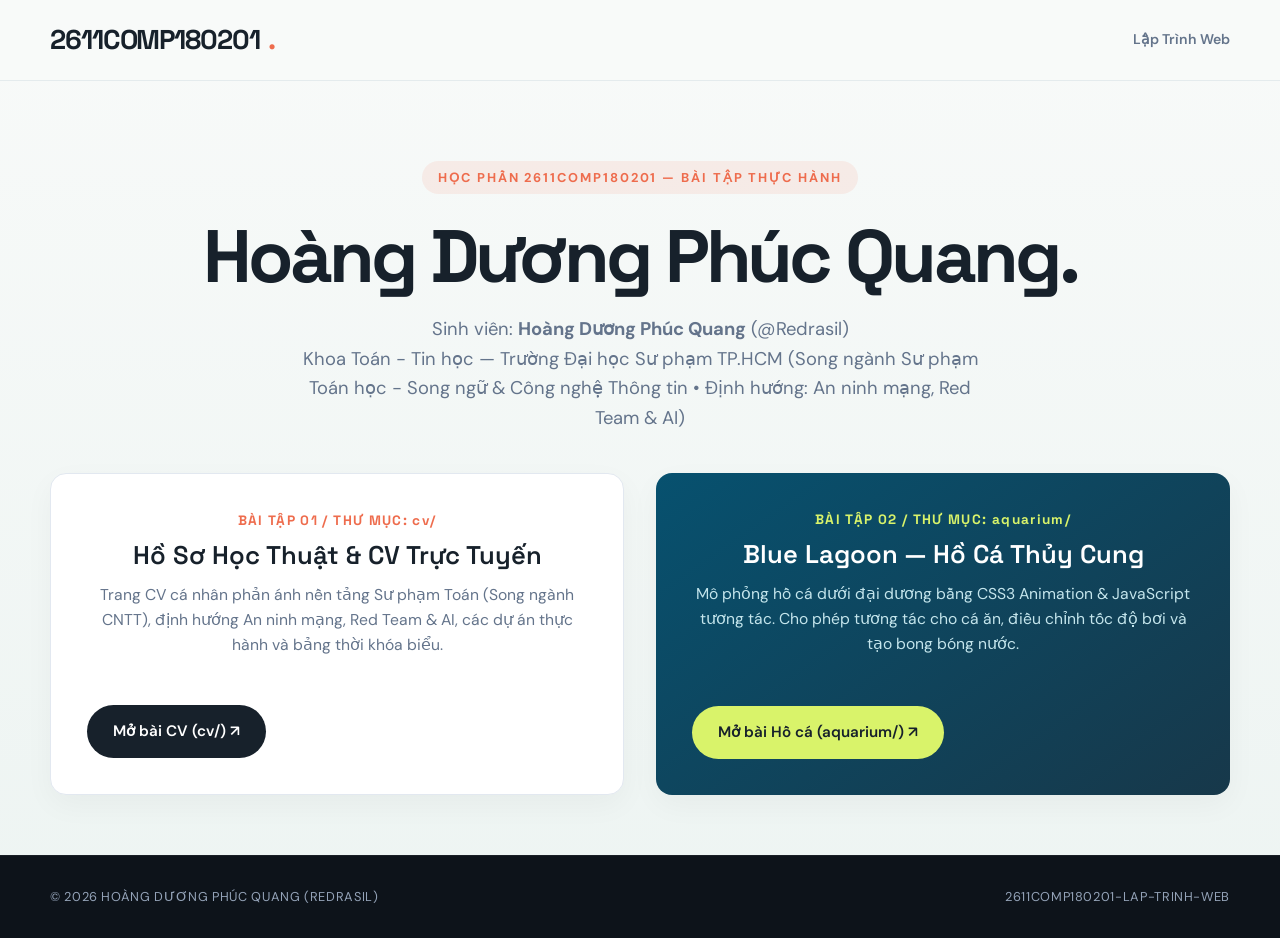
<file: index.html>
<!DOCTYPE html>
<html lang="vi">
<head>
    <meta charset="UTF-8">
    <meta name="viewport" content="width=device-width, initial-scale=1.0">
    <title>2611COMP180201 - Lập trình Web | Hoàng Dương Phúc Quang</title>
    <link rel="stylesheet" href="cv/style.css">
    <style>
        .portal-wrapper {
            min-height: 100vh;
            display: flex;
            flex-direction: column;
            justify-content: space-between;
            background: linear-gradient(180deg, #f8faf9 0%, #edf4f2 100%);
        }
        .portal-hero {
            padding: 80px 0 60px;
            text-align: center;
        }
        .portal-kicker {
            display: inline-block;
            font-size: 0.8rem;
            letter-spacing: 0.15em;
            font-weight: 700;
            color: var(--coral);
            background: rgba(238, 108, 77, 0.1);
            padding: 6px 16px;
            border-radius: 100px;
            margin-bottom: 20px;
        }
        .portal-grid {
            display: grid;
            grid-template-columns: repeat(auto-fit, minmax(320px, 1fr));
            gap: 32px;
            margin-top: 40px;
        }
        .portal-card {
            background: #ffffff;
            border-radius: 16px;
            padding: 36px;
            border: 1px solid var(--line);
            box-shadow: 0 10px 30px rgba(0, 0, 0, 0.04);
            display: flex;
            flex-direction: column;
            justify-content: space-between;
            transition: all 0.3s ease;
        }
        .portal-card:hover {
            transform: translateY(-6px);
            box-shadow: 0 20px 40px rgba(0, 0, 0, 0.08);
            border-color: var(--ink);
        }
        .portal-card.card-aquarium {
            background: linear-gradient(145deg, #07516f, #17384a);
            color: #ffffff;
            border: none;
        }
        .portal-card.card-aquarium:hover {
            box-shadow: 0 20px 45px rgba(7, 81, 111, 0.4);
        }
        .portal-card.card-aquarium h3,
        .portal-card.card-aquarium p {
            color: #ffffff;
        }
        .portal-card.card-aquarium .muted-text {
            color: #c4e5ec;
        }
        .portal-card-header {
            margin-bottom: 20px;
        }
        .portal-card-num {
            font-family: 'Space Grotesk', sans-serif;
            font-size: 0.85rem;
            font-weight: 700;
            letter-spacing: 0.1em;
            color: var(--coral);
            margin-bottom: 8px;
            display: block;
        }
        .portal-card.card-aquarium .portal-card-num {
            color: var(--accent);
        }
        .portal-card h3 {
            font-size: 1.6rem;
            margin-bottom: 12px;
        }
        .muted-text {
            color: var(--muted);
            font-size: 0.98rem;
            line-height: 1.6;
        }
        .portal-btn {
            margin-top: 28px;
            align-self: flex-start;
        }
    </style>
</head>
<body>
    <div class="portal-wrapper">
        <header class="site-header">
            <div class="nav container">
                <a class="brand" href="index.html">2611COMP180201<span>.</span></a>
                <span style="font-size: 0.88rem; font-weight: 600; color: var(--muted);">Lập Trình Web</span>
            </div>
        </header>

        <main class="portal-hero container">
            <span class="portal-kicker">HỌC PHẦN 2611COMP180201 — BÀI TẬP THỰC HÀNH</span>
            <h1>Hoàng Dương Phúc Quang<span>.</span></h1>
            <p class="muted-text" style="font-size: 1.15rem; max-width: 680px; margin: 16px auto 0;">
                Sinh viên: <b>Hoàng Dương Phúc Quang</b> (@Redrasil)<br>
                Khoa Toán - Tin học — Trường Đại học Sư phạm TP.HCM (Song ngành Sư phạm Toán học - Song ngữ & Công nghệ Thông tin &bull; Định hướng: An ninh mạng, Red Team & AI)
            </p>

            <div class="portal-grid">
                <!-- Bài 1: CV -->
                <div class="portal-card">
                    <div class="portal-card-header">
                        <span class="portal-card-num">BÀI TẬP 01 / THƯ MỤC: cv/</span>
                        <h3>Hồ Sơ Học Thuật & CV Trực Tuyến</h3>
                        <p class="muted-text">
                            Trang CV cá nhân phản ánh nền tảng Sư phạm Toán (Song ngành CNTT), định hướng An ninh mạng, Red Team & AI, các dự án thực hành và bảng thời khóa biểu.
                        </p>
                    </div>
                    <a class="button button-primary portal-btn" href="cv/index.html">Mở bài CV (cv/) ↗</a>
                </div>

                <!-- Bài 2: Aquarium -->
                <div class="portal-card card-aquarium">
                    <div class="portal-card-header">
                        <span class="portal-card-num">BÀI TẬP 02 / THƯ MỤC: aquarium/</span>
                        <h3>Blue Lagoon — Hồ Cá Thủy Cung</h3>
                        <p class="muted-text">
                            Mô phỏng hồ cá dưới đại dương bằng CSS3 Animation & JavaScript tương tác. Cho phép tương tác cho cá ăn, điều chỉnh tốc độ bơi và tạo bong bóng nước.
                        </p>
                    </div>
                    <a class="button button-accent portal-btn" href="aquarium/index.html">Mở bài Hồ cá (aquarium/) ↗</a>
                </div>
            </div>
        </main>

        <footer class="site-footer">
            <div class="container footer-content">
                <span>© 2026 HOÀNG DƯƠNG PHÚC QUANG (REDRASIL)</span>
                <span>2611COMP180201-LAP-TRINH-WEB</span>
            </div>
        </footer>
    </div>
</body>
</html>
</file>
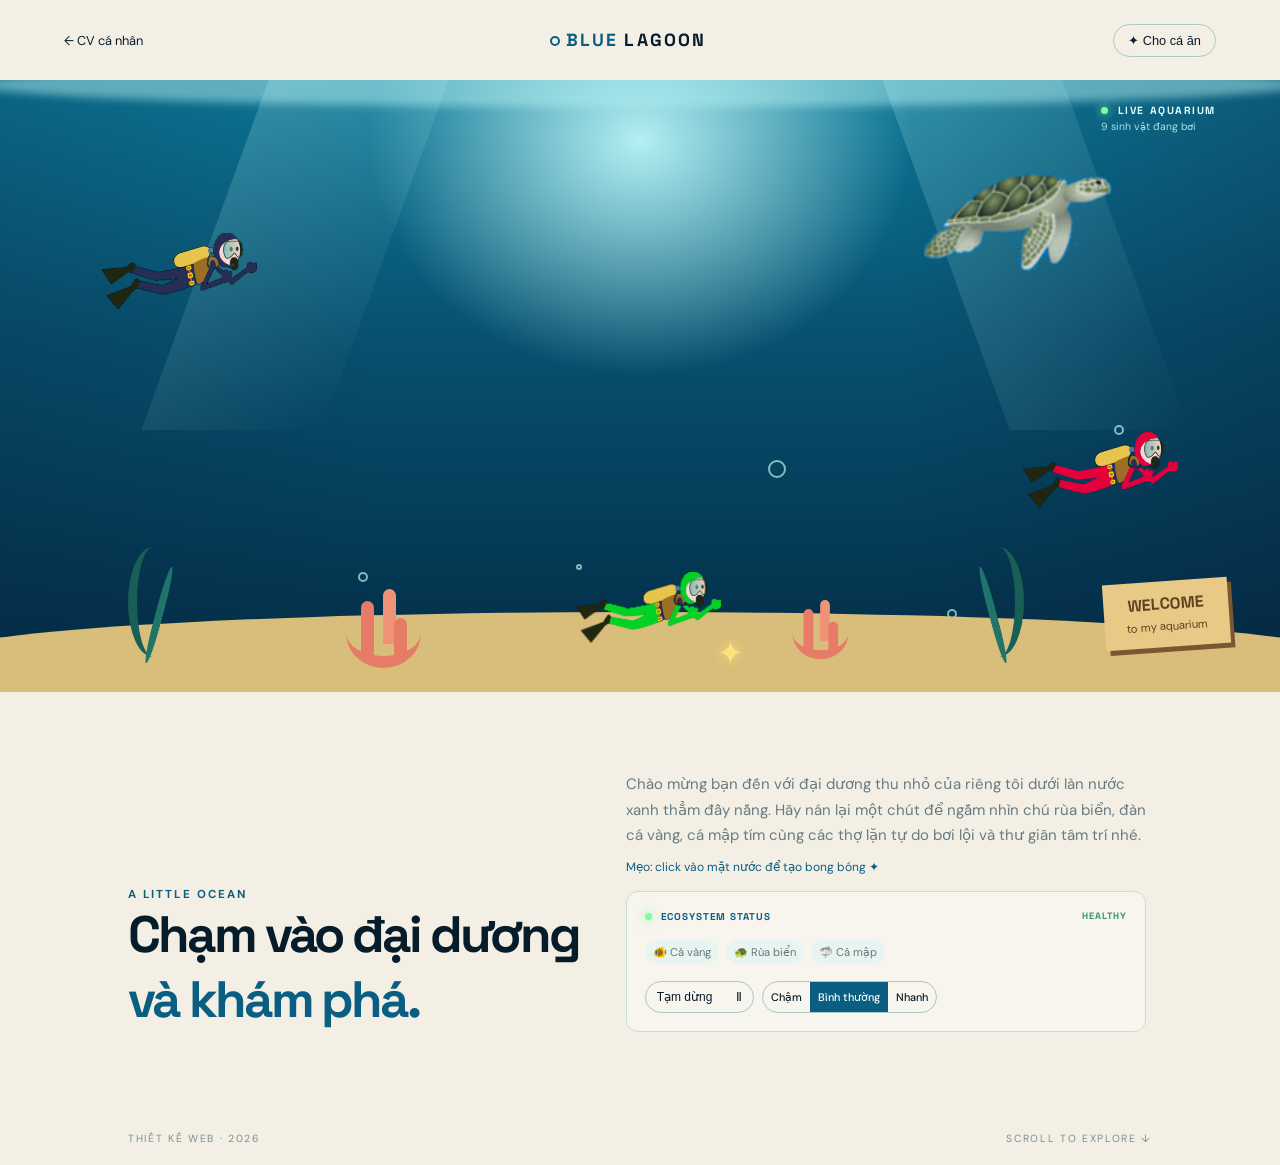
<file: aquarium/index.html>
<!DOCTYPE html>
<html lang="vi">
<head>
    <meta charset="UTF-8">
    <meta name="viewport" content="width=device-width, initial-scale=1.0">
    <meta name="description" content="Hồ cá tương tác - bài tập Thiết kế Web">
    <title>Hồ cá | Bài tập Thiết kế Web</title>
    <link rel="stylesheet" href="style.css?v=fixdiver">
</head>
<body>
    <header class="topbar">
        <a class="back-link" href="../cv/index.html">← CV cá nhân</a>
        <div class="title"><span class="bubble"></span><span>BLUE</span> LAGOON</div>
        <button class="feed-button" type="button">✦ Cho cá ăn</button>
    </header>
    <main>
        <section class="aquarium" aria-label="Hồ cá tương tác">
            <div class="water-surface"></div>
            <div class="light-ray ray-one"></div><div class="light-ray ray-two"></div>
            <div class="bubbles" aria-hidden="true"><i></i><i></i><i></i><i></i><i></i></div>
            <div class="water-label" aria-live="polite"><span class="live-dot"></span> LIVE AQUARIUM <small id="aquarium-status">9 sinh vật đang bơi</small></div>
            <img class="fish school-fish" src="assets/goldFishSchool.png" alt="Đàn cá vàng">
            <img class="fish school-fish school-fish-two" src="assets/goldFishSchool.png" alt="" aria-hidden="true">
            <img class="fish faint-fish" src="assets/faintSchool.png" alt="Đàn cá xanh">
            <img class="fish faint-fish faint-fish-two" src="assets/faintSchool.png" alt="" aria-hidden="true">
            <img class="animal turtle" src="assets/turtle.png" alt="Rùa biển">
            <img class="animal shark" src="assets/shark.png" alt="Cá mập">
            <img class="diver diver-one" src="assets/diver1.png" alt="Thợ lặn màu xanh">
            <img class="diver diver-two" src="assets/diver2.png" alt="Thợ lặn màu hồng">
            <img class="diver diver-three" src="assets/diver3.png" alt="Thợ lặn màu xanh lá">
            <div class="sand"></div><div class="seaweed seaweed-left"></div><div class="seaweed seaweed-right"></div>
            <div class="coral coral-left" aria-hidden="true"></div><div class="coral coral-right" aria-hidden="true"></div>
            <div class="treasure" aria-hidden="true">✦</div>
            <div class="food-zone" aria-live="polite"></div>
            <div class="sign">WELCOME<br><small>to my aquarium</small></div>
        </section>
        <section class="info">
            <div class="info-heading">
                <p class="eyebrow">A LITTLE OCEAN</p>
                <h1>Chạm vào đại dương<br><em>và khám phá.</em></h1>
            </div>
            <div class="info-panel">
                <p class="description">Chào mừng bạn đến với đại dương thu nhỏ của riêng tôi dưới làn nước xanh thẳm đầy nắng. Hãy nán lại một chút để ngắm nhìn chú rùa biển, đàn cá vàng, cá mập tím cùng các thợ lặn tự do bơi lội và thư giãn tâm trí nhé.</p>
                <p class="hint">Mẹo: click vào mặt nước để tạo bong bóng ✦</p>
                <div class="aquarium-dashboard">
                    <div class="dashboard-title"><span class="live-dot"></span> ECOSYSTEM STATUS <b>HEALTHY</b></div>
                    <div class="species"><span>🐠 Cá vàng</span><span>🐢 Rùa biển</span><span>🦈 Cá mập</span></div>
                    <div class="controls"><button class="motion-button" type="button" aria-pressed="true">Tạm dừng <span>Ⅱ</span></button><div class="speed-controls" aria-label="Tốc độ bơi"><button type="button" data-speed="slow">Chậm</button><button type="button" class="active" data-speed="normal">Bình thường</button><button type="button" data-speed="fast">Nhanh</button></div></div>
                </div>
            </div>
        </section>
    </main>
    <footer><span>THIẾT KẾ WEB · 2026</span><span>SCROLL TO EXPLORE ↓</span></footer>
    <script src="script.js?v=246e26e"></script>
</body>
</html>
</file>
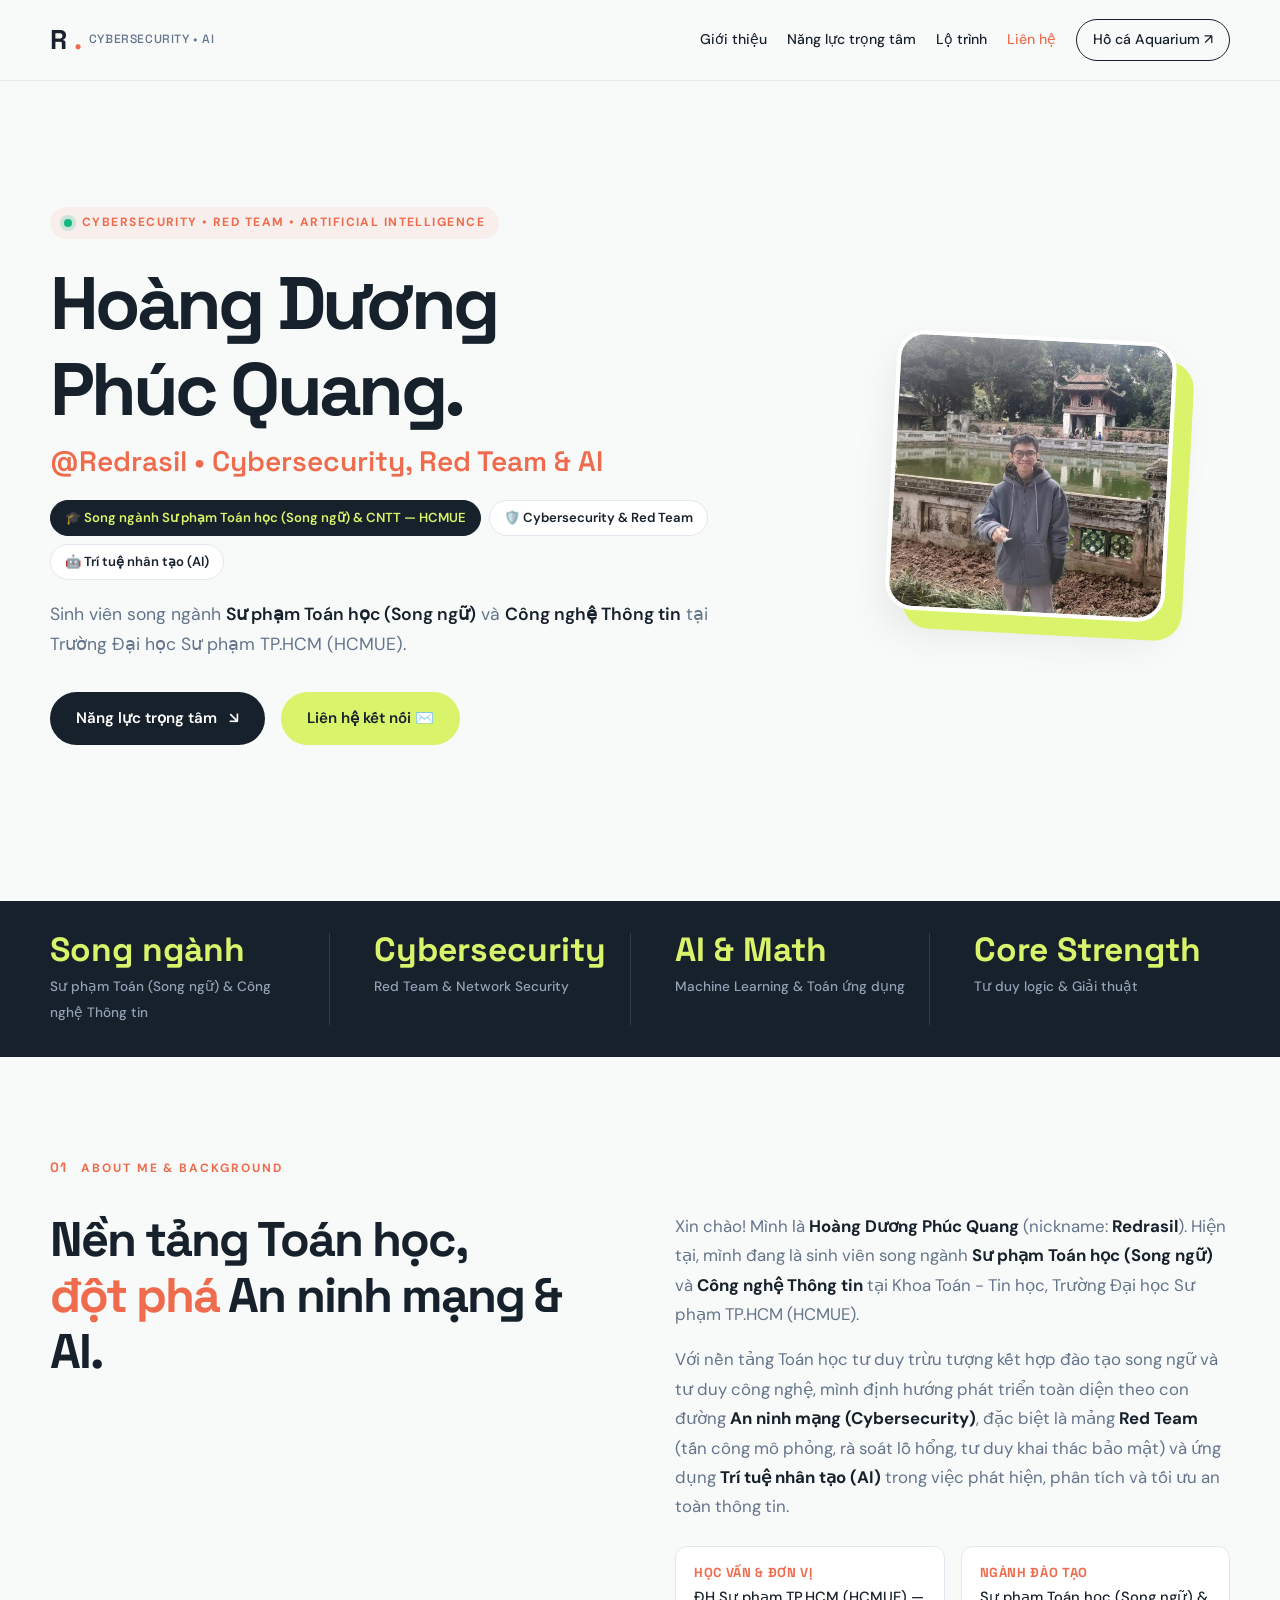
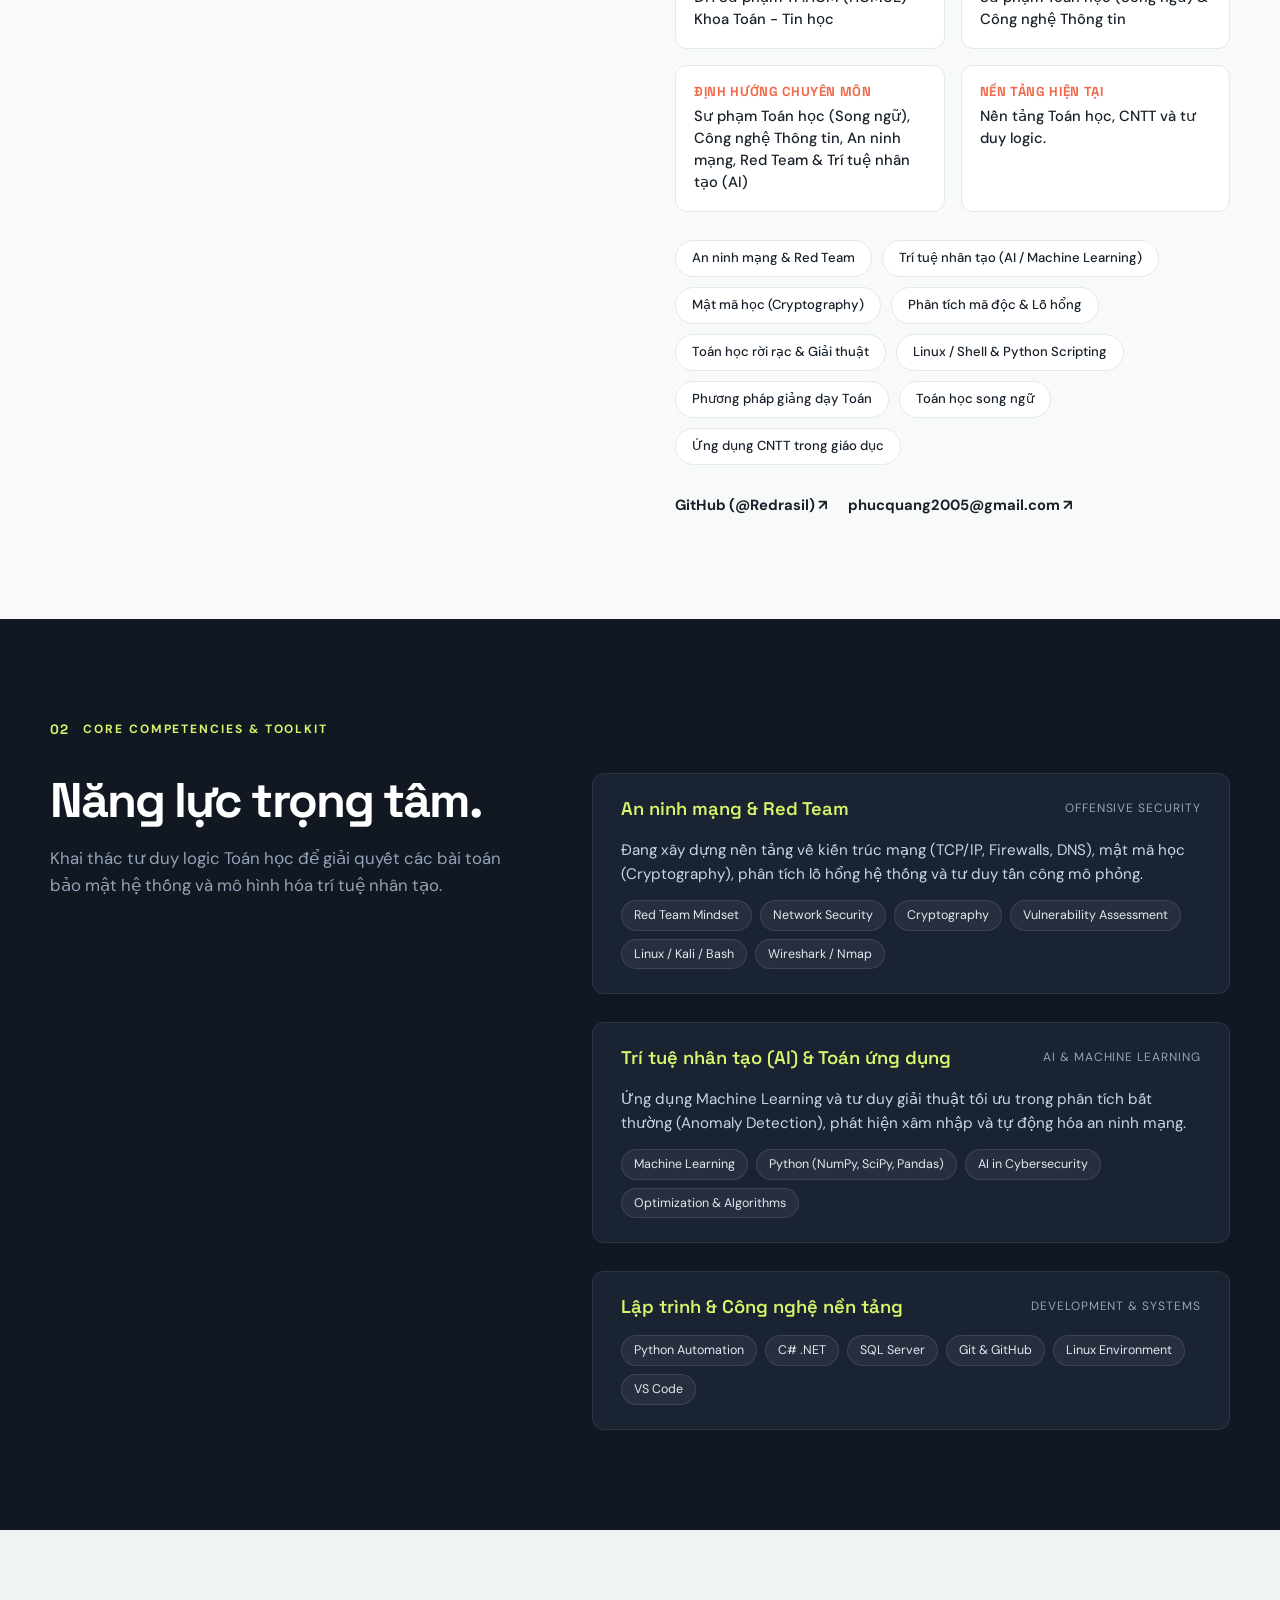
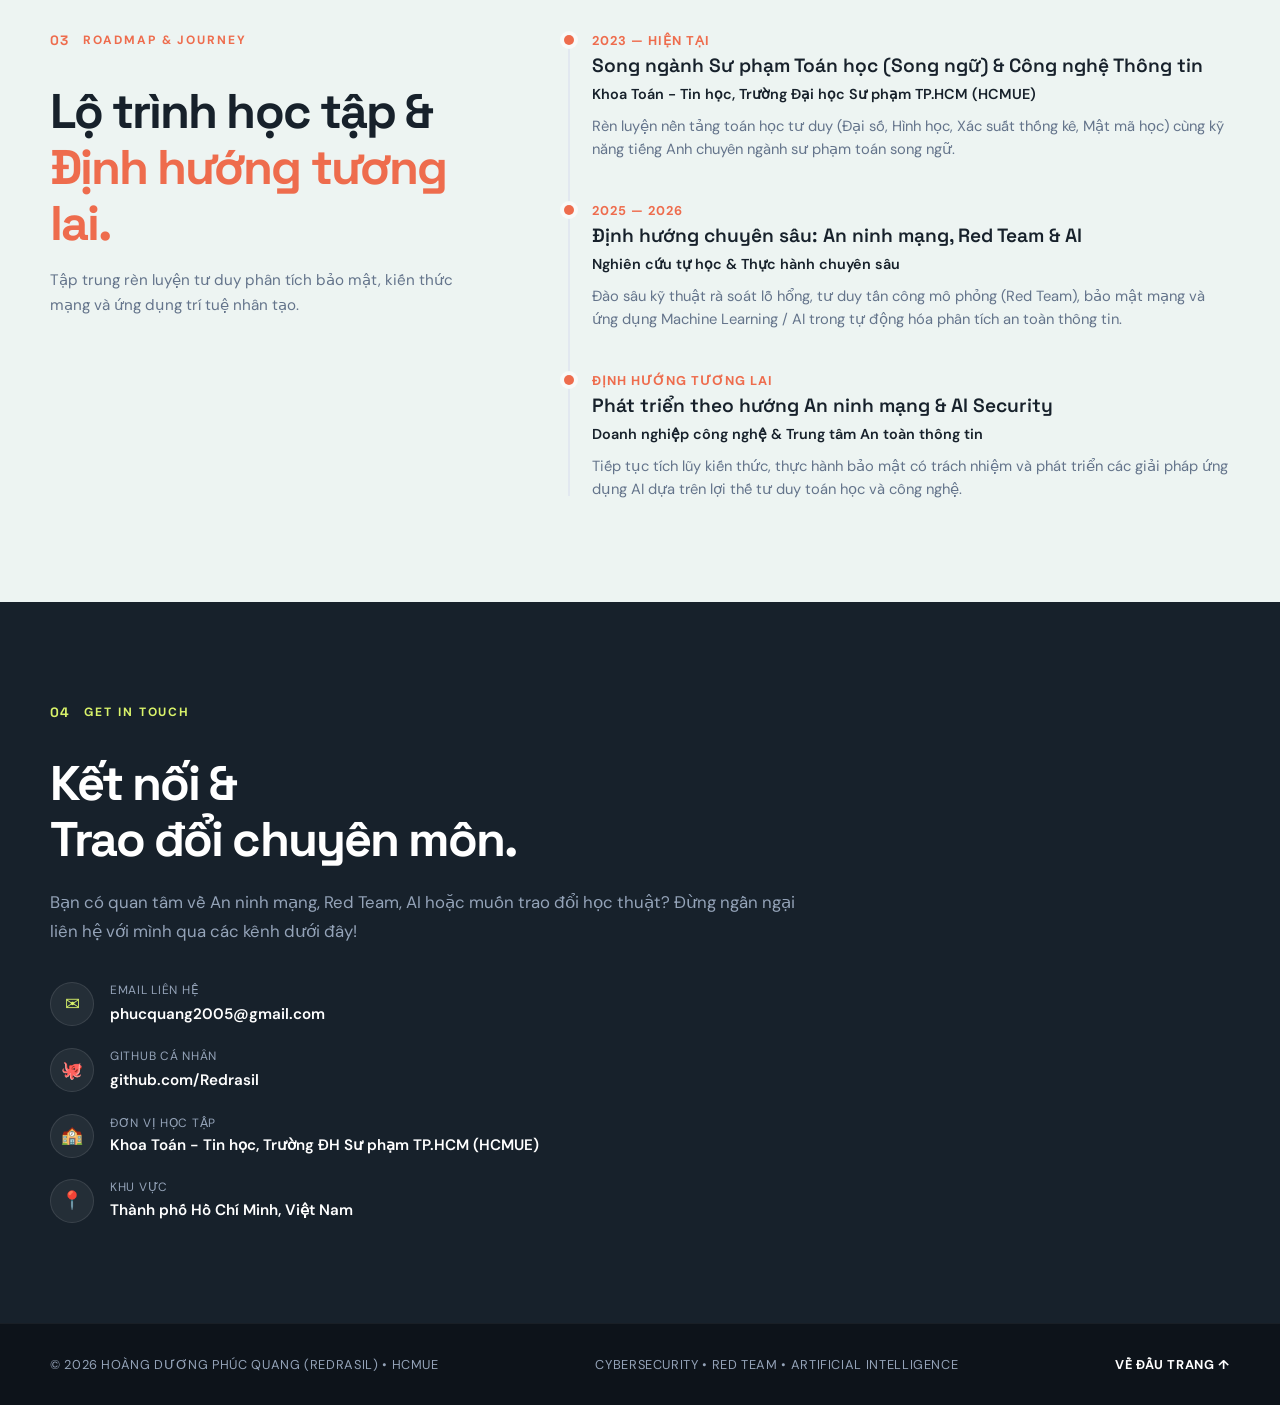
<file: cv/index.html>
<!DOCTYPE html>
<html lang="vi">

<head>
    <meta charset="UTF-8">
    <meta name="viewport" content="width=device-width, initial-scale=1.0">
    <meta name="description"
        content="CV cá nhân của Hoàng Dương Phúc Quang (Redrasil) - Song ngành Sư phạm Toán học (Song ngữ) và Công nghệ Thông tin | Định hướng An ninh mạng, Red Team & AI">
    <title>Hoàng Dương Phúc Quang (Redrasil) | Song ngành Sư phạm Toán học (Song ngữ) &amp; Công nghệ Thông tin - Cybersecurity, Red Team &amp; AI</title>
    <link rel="stylesheet" href="style.css?v=20261119_v6">
</head>

<body>
    <!-- Site Header & Navigation -->
    <header class="site-header">
        <nav class="nav container" aria-label="Điều hướng chính">
            <a class="brand" href="#trang-chu">
                R<span>.</span>
                <small>Cybersecurity &bull; AI</small>
            </a>

            <button class="nav-toggle" aria-label="Mở menu" aria-expanded="false">☰</button>

            <div class="nav-links">
                <a href="#gioi-thieu">Giới thiệu</a>
                <a href="#chuyen-mon">Năng lực trọng tâm</a>
                <a href="#hoc-van">Lộ trình</a>
                <a href="#lien-he">Liên hệ</a>
                <a class="nav-aquarium" href="../aquarium/index.html">Hồ cá Aquarium ↗</a>
            </div>
        </nav>
    </header>

    <main id="trang-chu">
        <!-- Hero Section -->
        <section class="hero container">
            <div class="hero-copy">
                <div class="kicker">
                    <span class="status-dot"></span> CYBERSECURITY &bull; RED TEAM &bull; ARTIFICIAL INTELLIGENCE
                </div>
                <h1>Hoàng Dương<br>Phúc Quang<span>.</span></h1>
                <div class="hero-name-en">@Redrasil &bull; Cybersecurity, Red Team & AI</div>

                <div class="hero-role-badges">
                    <span class="hero-badge highlight">🎓 Song ngành Sư phạm Toán học (Song ngữ) & CNTT — HCMUE</span>
                    <span class="hero-badge">🛡️ Cybersecurity & Red Team</span>
                    <span class="hero-badge">🤖 Trí tuệ nhân tạo (AI)</span>
                </div>

                <p class="hero-intro">
                    Sinh viên song ngành <b>Sư phạm Toán học (Song ngữ)</b> và <b>Công nghệ Thông tin</b> tại Trường Đại học Sư phạm TP.HCM (HCMUE).
                </p>

                <div class="hero-actions">
                    <a class="button button-primary" href="#chuyen-mon">Năng lực trọng tâm <span>↘</span></a>
                    <a class="button button-accent" href="#lien-he">Liên hệ kết nối ✉️</a>
                </div>
            </div>

            <div class="hero-aside">
                <div class="avatar-wrapper">
                    <div class="avatar-frame">
                        <img src="avatar.jpg" alt="Ảnh chân dung Hoàng Dương Phúc Quang"
                            onerror="this.onerror=null; this.src='profile-avatar.svg';">
                    </div>
                </div>
            </div>
        </section>

        <!-- Stats Bar -->
        <div class="stats-bar">
            <div class="container stats">
                <div class="stats-item">
                    <strong>Song ngành</strong>
                    <span>Sư phạm Toán (Song ngữ) &amp; Công nghệ Thông tin</span>
                </div>
                <div class="stats-item">
                    <strong>Cybersecurity</strong>
                    <span>Red Team &amp; Network Security</span>
                </div>
                <div class="stats-item">
                    <strong>AI &amp; Math</strong>
                    <span>Machine Learning &amp; Toán ứng dụng</span>
                </div>
                <div class="stats-item">
                    <strong>Core Strength</strong>
                    <span>Tư duy logic &amp; Giải thuật</span>
                </div>
            </div>
        </div>

        <!-- Section: About Me -->
        <section class="section container" id="gioi-thieu">
            <div class="section-label">
                <span>01</span>
                <p>ABOUT ME & BACKGROUND</p>
            </div>
            <div class="about-grid">
                <div>
                    <h2>Nền tảng Toán học,<br><em>đột phá</em> An ninh mạng & AI.</h2>
                </div>
                <div class="about-copy">
                    <p>
                        Xin chào! Mình là <b>Hoàng Dương Phúc Quang</b> (nickname: <b>Redrasil</b>). Hiện tại, mình đang
                        là sinh viên song ngành <b>Sư phạm Toán học (Song ngữ)</b> và <b>Công nghệ Thông tin</b> tại Khoa Toán - Tin học, Trường Đại
                        học Sư phạm TP.HCM (HCMUE).
                    </p>
                    <p>
                        Với nền tảng Toán học tư duy trừu tượng kết hợp đào tạo song ngữ và tư duy công nghệ, mình định
                        hướng phát triển toàn diện theo con đường <b>An ninh mạng (Cybersecurity)</b>, đặc biệt là mảng
                        <b>Red Team</b> (tấn công mô phỏng, rà soát lỗ hổng, tư duy khai thác bảo mật) và ứng dụng
                        <b>Trí tuệ nhân tạo (AI)</b> trong việc phát hiện, phân tích và tối ưu an toàn thông tin.
                    </p>

                    <div class="info-cards">
                        <div class="info-card">
                            <h4>Học vấn & Đơn vị</h4>
                            <p>ĐH Sư phạm TP.HCM (HCMUE) — Khoa Toán - Tin học</p>
                        </div>
                        <div class="info-card">
                            <h4>Ngành đào tạo</h4>
                            <p>Sư phạm Toán học (Song ngữ) & Công nghệ Thông tin</p>
                        </div>
                        <div class="info-card">
                            <h4>Định hướng chuyên môn</h4>
                            <p>Sư phạm Toán học (Song ngữ), Công nghệ Thông tin, An ninh mạng, Red Team & Trí tuệ nhân tạo (AI)</p>
                        </div>
                        <div class="info-card">
                            <h4>Nền tảng hiện tại</h4>
                            <p>Nền tảng Toán học, CNTT và tư duy logic.</p>
                        </div>
                    </div>

                    <ul class="interest-list">
                        <li>An ninh mạng & Red Team</li>
                        <li>Trí tuệ nhân tạo (AI / Machine Learning)</li>
                        <li>Mật mã học (Cryptography)</li>
                        <li>Phân tích mã độc & Lỗ hổng</li>
                        <li>Toán học rời rạc & Giải thuật</li>
                        <li>Linux / Shell & Python Scripting</li>
                        <li>Phương pháp giảng dạy Toán</li>
                        <li>Toán học song ngữ</li>
                        <li>Ứng dụng CNTT trong giáo dục</li>
                    </ul>

                    <div class="social-links">
                        <a href="https://github.com/Redrasil" target="_blank" rel="noreferrer">GitHub (@Redrasil) ↗</a>
                        <a href="mailto:phucquang2005@gmail.com">phucquang2005@gmail.com ↗</a>
                    </div>
                </div>
            </div>
        </section>

        <!-- Section: Specialization & Core Competencies (Shortened & Punchy) -->
        <section class="section section-dark" id="chuyen-mon">
            <div class="container">
                <div class="section-label light">
                    <span>02</span>
                    <p>CORE COMPETENCIES & TOOLKIT</p>
                </div>

                <div class="toolkit-grid">
                    <div class="toolkit-header">
                        <h2>Năng lực trọng tâm.</h2>
                        <p class="muted">
                            Khai thác tư duy logic Toán học để giải quyết các bài toán bảo mật hệ thống và mô hình hóa
                            trí tuệ nhân tạo.
                        </p>
                    </div>

                    <div class="skill-groups">
                        <!-- Card 1: Cybersecurity & Red Team -->
                        <div class="skill-group">
                            <div class="skill-group-title">
                                <h3>An ninh mạng & Red Team</h3>
                                <span>Offensive Security</span>
                            </div>
                            <p style="color: #cbd5e1; font-size: 0.95rem; margin-bottom: 14px; line-height: 1.6;">
                                Đang xây dựng nền tảng về kiến trúc mạng (TCP/IP, Firewalls, DNS), mật mã học
                                (Cryptography), phân tích lỗ hổng hệ thống và tư duy tấn công mô phỏng.
                            </p>
                            <div class="pill-tags">
                                <span class="pill-tag">Red Team Mindset</span>
                                <span class="pill-tag">Network Security</span>
                                <span class="pill-tag">Cryptography</span>
                                <span class="pill-tag">Vulnerability Assessment</span>
                                <span class="pill-tag">Linux / Kali / Bash</span>
                                <span class="pill-tag">Wireshark / Nmap</span>
                            </div>
                        </div>

                        <!-- Card 2: AI & Applied Math -->
                        <div class="skill-group">
                            <div class="skill-group-title">
                                <h3>Trí tuệ nhân tạo (AI) & Toán ứng dụng</h3>
                                <span>AI & Machine Learning</span>
                            </div>
                            <p style="color: #cbd5e1; font-size: 0.95rem; margin-bottom: 14px; line-height: 1.6;">
                                Ứng dụng Machine Learning và tư duy giải thuật tối ưu trong phân tích bất thường
                                (Anomaly Detection), phát hiện xâm nhập và tự động hóa an ninh mạng.
                            </p>
                            <div class="pill-tags">
                                <span class="pill-tag">Machine Learning</span>
                                <span class="pill-tag">Python (NumPy, SciPy, Pandas)</span>
                                <span class="pill-tag">AI in Cybersecurity</span>
                                <span class="pill-tag">Optimization & Algorithms</span>
                            </div>
                        </div>

                        <!-- Card 3: Programming & Systems -->
                        <div class="skill-group">
                            <div class="skill-group-title">
                                <h3>Lập trình & Công nghệ nền tảng</h3>
                                <span>Development & Systems</span>
                            </div>
                            <div class="pill-tags">
                                <span class="pill-tag">Python Automation</span>
                                <span class="pill-tag">C# .NET</span>
                                <span class="pill-tag">SQL Server</span>
                                <span class="pill-tag">Git & GitHub</span>
                                <span class="pill-tag">Linux Environment</span>
                                <span class="pill-tag">VS Code</span>
                            </div>
                        </div>
                    </div>
                </div>
            </div>
        </section>

        <!-- Section: Academic Journey -->
        <section class="section section-soft" id="hoc-van">
            <div class="container journey-grid">
                <div>
                    <div class="section-label">
                        <span>03</span>
                        <p>ROADMAP & JOURNEY</p>
                    </div>
                    <h2>Lộ trình học tập &<br><em>Định hướng tương lai.</em></h2>
                    <p style="color: var(--muted); margin-top: 16px; font-size: 0.95rem;">
                        Tập trung rèn luyện tư duy phân tích bảo mật, kiến thức mạng và ứng dụng trí tuệ nhân tạo.
                    </p>
                </div>

                <div class="timeline">
                    <div class="timeline-item">
                        <span class="timeline-dot"></span>
                        <span class="timeline-time">2023 — Hiện tại</span>
                        <h3>Song ngành Sư phạm Toán học (Song ngữ) & Công nghệ Thông tin</h3>
                        <div class="timeline-institution">Khoa Toán - Tin học, Trường Đại học Sư phạm TP.HCM (HCMUE)
                        </div>
                        <p class="timeline-desc">
                            Rèn luyện nền tảng toán học tư duy (Đại số, Hình học, Xác suất thống kê, Mật mã học) cùng kỹ
                            năng tiếng Anh chuyên ngành sư phạm toán song ngữ.
                        </p>
                    </div>

                    <div class="timeline-item">
                        <span class="timeline-dot"></span>
                        <span class="timeline-time">2025 — 2026</span>
                        <h3>Định hướng chuyên sâu: An ninh mạng, Red Team & AI</h3>
                        <div class="timeline-institution">Nghiên cứu tự học & Thực hành chuyên sâu</div>
                        <p class="timeline-desc">
                            Đào sâu kỹ thuật rà soát lỗ hổng, tư duy tấn công mô phỏng (Red Team), bảo mật mạng và ứng
                            dụng Machine Learning / AI trong tự động hóa phân tích an toàn thông tin.
                        </p>
                    </div>

                    <div class="timeline-item">
                        <span class="timeline-dot"></span>
                        <span class="timeline-time">Định hướng tương lai</span>
                        <h3>Phát triển theo hướng An ninh mạng & AI Security</h3>
                        <div class="timeline-institution">Doanh nghiệp công nghệ & Trung tâm An toàn thông tin</div>
                        <p class="timeline-desc">
                            Tiếp tục tích lũy kiến thức, thực hành bảo mật có trách nhiệm và phát triển các giải pháp
                            ứng dụng AI dựa trên lợi thế tư duy toán học và công nghệ.
                        </p>
                    </div>
                </div>
            </div>
        </section>

        <!-- Section: Contact -->
        <section class="contact-section" id="lien-he">
            <div class="container contact-grid">
                <div class="contact-info">
                    <div class="section-label light">
                        <span>04</span>
                        <p>GET IN TOUCH</p>
                    </div>
                    <h2>Kết nối &<br>Trao đổi chuyên môn.</h2>
                    <p class="muted">
                        Bạn có quan tâm về An ninh mạng, Red Team, AI hoặc muốn trao đổi học thuật? Đừng
                        ngần ngại liên hệ với mình qua các kênh dưới đây!
                    </p>

                    <div class="contact-details">
                        <div class="contact-item">
                            <div class="contact-icon">✉</div>
                            <div class="contact-meta">
                                <span>Email liên hệ</span>
                                <a href="mailto:phucquang2005@gmail.com">phucquang2005@gmail.com</a>
                            </div>
                        </div>

                        <div class="contact-item">
                            <div class="contact-icon">🐙</div>
                            <div class="contact-meta">
                                <span>GitHub cá nhân</span>
                                <a href="https://github.com/Redrasil" target="_blank"
                                    rel="noreferrer">github.com/Redrasil</a>
                            </div>
                        </div>

                        <div class="contact-item">
                            <div class="contact-icon">🏫</div>
                            <div class="contact-meta">
                                <span>Đơn vị học tập</span>
                                <p>Khoa Toán - Tin học, Trường ĐH Sư phạm TP.HCM (HCMUE)</p>
                            </div>
                        </div>

                        <div class="contact-item">
                            <div class="contact-icon">📍</div>
                            <div class="contact-meta">
                                <span>Khu vực</span>
                                <p>Thành phố Hồ Chí Minh, Việt Nam</p>
                            </div>
                        </div>
                    </div>
                </div>

            </div>
        </section>
    </main>

    <!-- Site Footer -->
    <footer class="site-footer">
        <div class="container footer-content">
            <span>© 2026 HOÀNG DƯƠNG PHÚC QUANG (REDRASIL) &bull; HCMUE</span>
            <span>CYBERSECURITY &bull; RED TEAM &bull; ARTIFICIAL INTELLIGENCE</span>
            <a href="#trang-chu">VỀ ĐẦU TRANG ↑</a>
        </div>
    </footer>

    <script src="script.js?v=20261119_v6"></script>
</body>

</html>
</file>
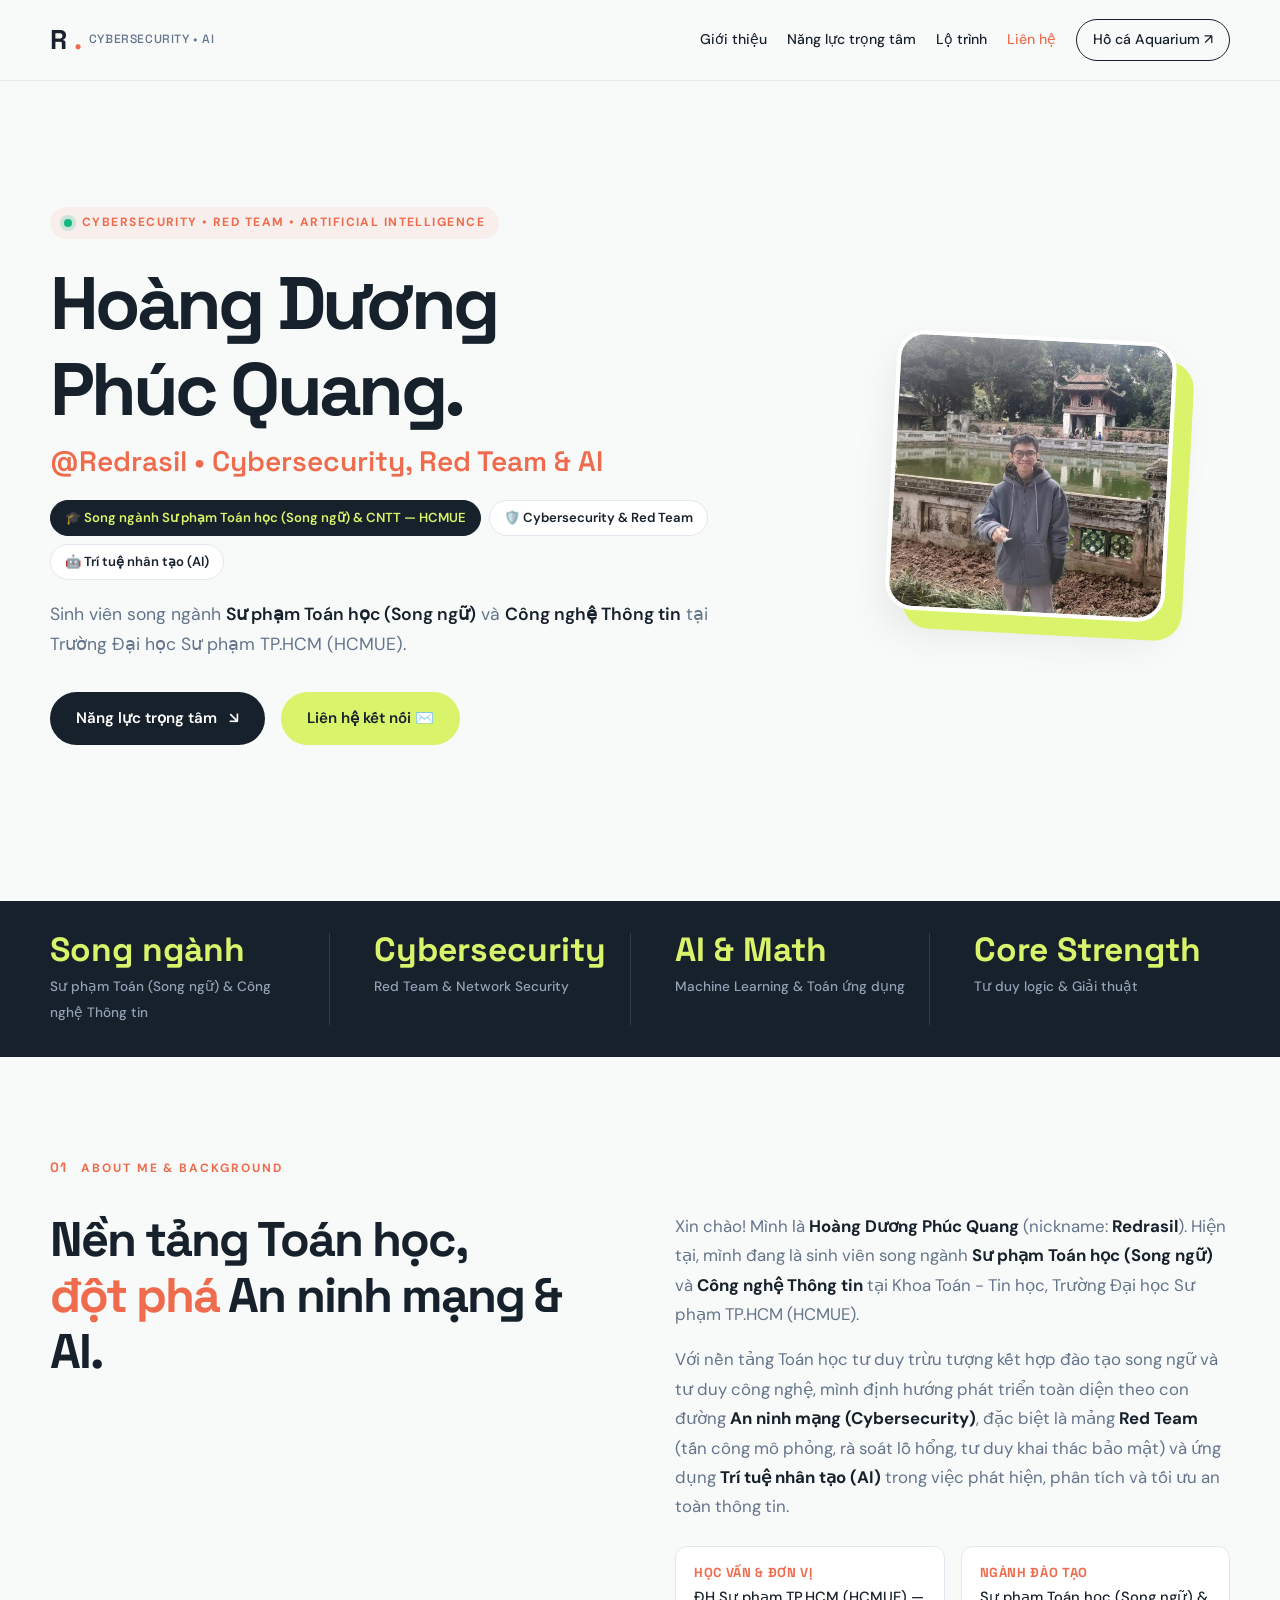
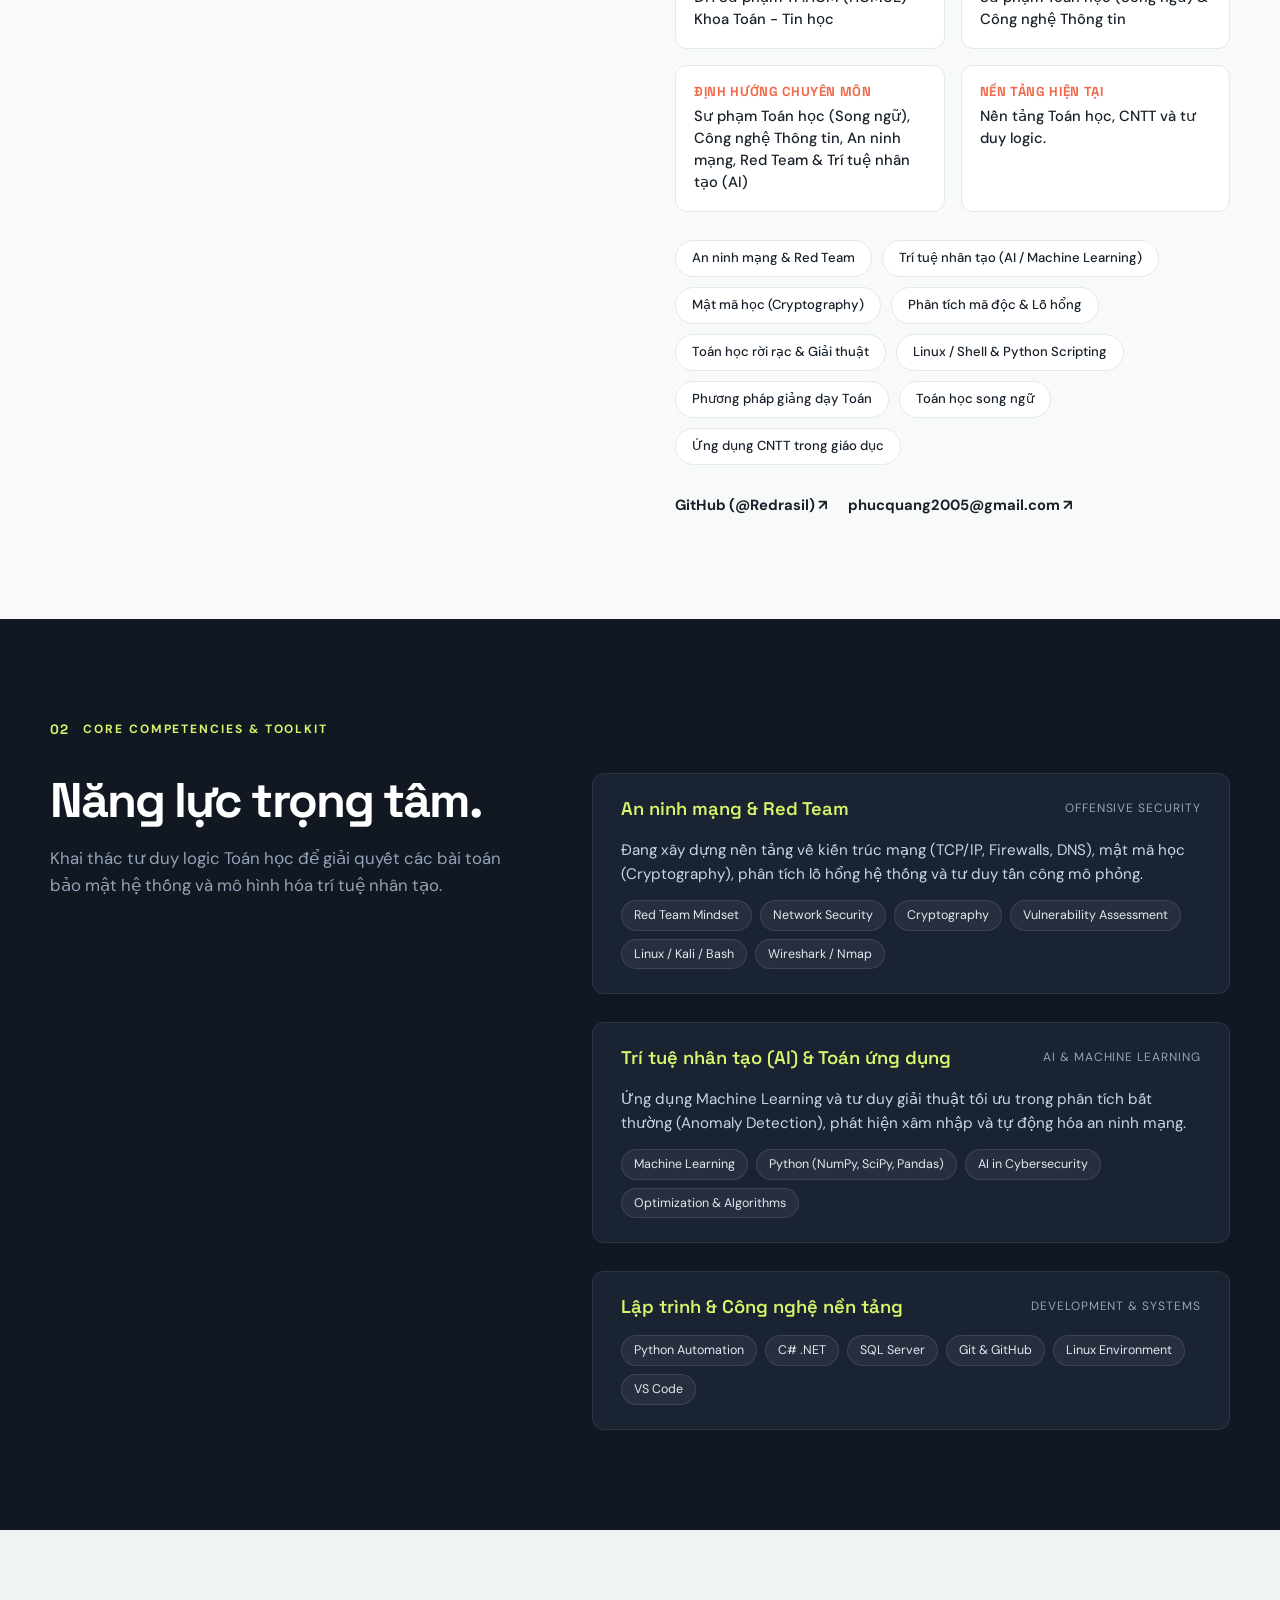
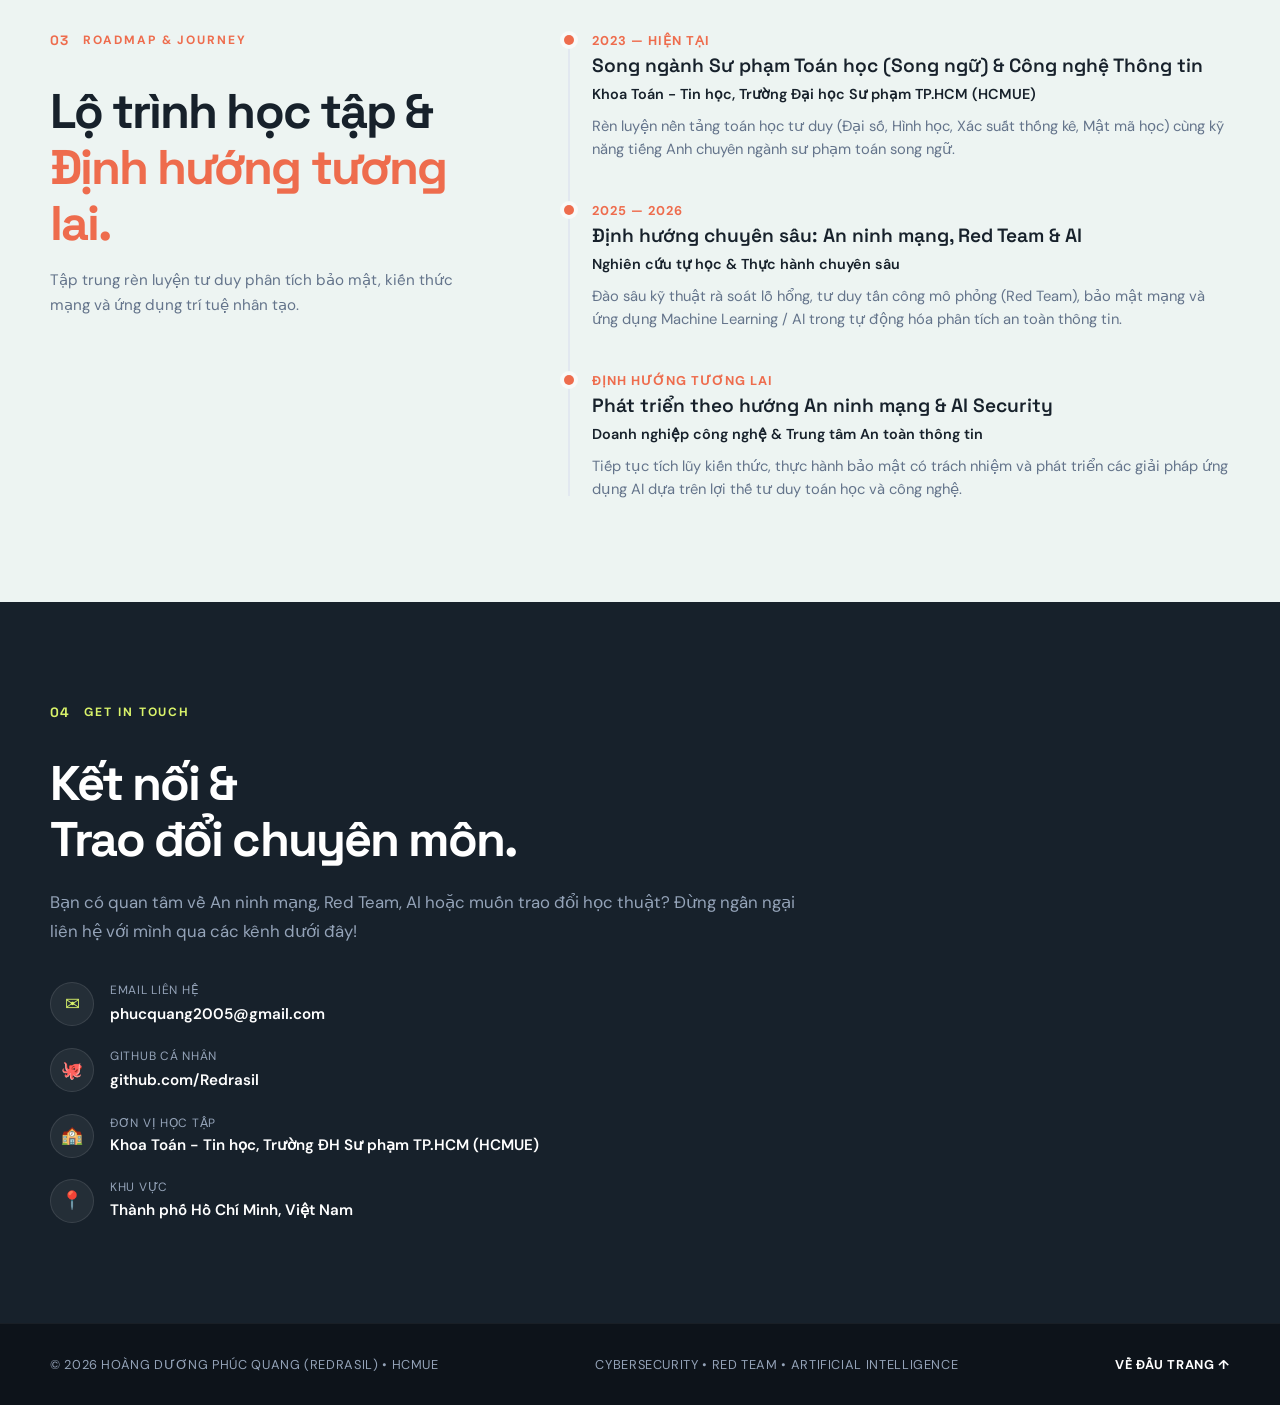
<file: profile.html>
<!DOCTYPE html>
<html lang="vi">

<head>
    <meta charset="UTF-8">
    <meta name="viewport" content="width=device-width, initial-scale=1.0">
    <meta name="description"
        content="CV cá nhân của Hoàng Dương Phúc Quang (Redrasil) - Song ngành Sư phạm Toán học (Song ngữ) và Công nghệ Thông tin | Định hướng An ninh mạng, Red Team & AI">
    <title>Hoàng Dương Phúc Quang (Redrasil) | Song ngành Sư phạm Toán học (Song ngữ) &amp; Công nghệ Thông tin - Cybersecurity, Red Team &amp; AI</title>
    <link rel="stylesheet" href="cv/style.css?v=20261119_v6">
</head>

<body>
    <!-- Site Header & Navigation -->
    <header class="site-header">
        <nav class="nav container" aria-label="Điều hướng chính">
            <a class="brand" href="#trang-chu">
                R<span>.</span>
                <small>Cybersecurity &bull; AI</small>
            </a>

            <button class="nav-toggle" aria-label="Mở menu" aria-expanded="false">☰</button>

            <div class="nav-links">
                <a href="#gioi-thieu">Giới thiệu</a>
                <a href="#chuyen-mon">Năng lực trọng tâm</a>
                <a href="#hoc-van">Lộ trình</a>
                <a href="#lien-he">Liên hệ</a>
                <a class="nav-aquarium" href="aquarium/index.html">Hồ cá Aquarium ↗</a>
            </div>
        </nav>
    </header>

    <main id="trang-chu">
        <!-- Hero Section -->
        <section class="hero container">
            <div class="hero-copy">
                <div class="kicker">
                    <span class="status-dot"></span> CYBERSECURITY &bull; RED TEAM &bull; ARTIFICIAL INTELLIGENCE
                </div>
                <h1>Hoàng Dương<br>Phúc Quang<span>.</span></h1>
                <div class="hero-name-en">@Redrasil &bull; Cybersecurity, Red Team & AI</div>

                <div class="hero-role-badges">
                    <span class="hero-badge highlight">🎓 Song ngành Sư phạm Toán học (Song ngữ) & CNTT — HCMUE</span>
                    <span class="hero-badge">🛡️ Cybersecurity & Red Team</span>
                    <span class="hero-badge">🤖 Trí tuệ nhân tạo (AI)</span>
                </div>

                <p class="hero-intro">
                    Sinh viên song ngành <b>Sư phạm Toán học (Song ngữ)</b> và <b>Công nghệ Thông tin</b> tại Trường Đại học Sư phạm TP.HCM (HCMUE).
                </p>

                <div class="hero-actions">
                    <a class="button button-primary" href="#chuyen-mon">Năng lực trọng tâm <span>↘</span></a>
                    <a class="button button-accent" href="#lien-he">Liên hệ kết nối ✉️</a>
                </div>
            </div>

            <div class="hero-aside">
                <div class="avatar-wrapper">
                    <div class="avatar-frame">
                        <img src="cv/avatar.jpg" alt="Ảnh chân dung Hoàng Dương Phúc Quang"
                            onerror="this.onerror=null; this.src='cv/profile-avatar.svg';">
                    </div>
                </div>
            </div>
        </section>

        <!-- Stats Bar -->
        <div class="stats-bar">
            <div class="container stats">
                <div class="stats-item">
                    <strong>Song ngành</strong>
                    <span>Sư phạm Toán (Song ngữ) &amp; Công nghệ Thông tin</span>
                </div>
                <div class="stats-item">
                    <strong>Cybersecurity</strong>
                    <span>Red Team &amp; Network Security</span>
                </div>
                <div class="stats-item">
                    <strong>AI &amp; Math</strong>
                    <span>Machine Learning &amp; Toán ứng dụng</span>
                </div>
                <div class="stats-item">
                    <strong>Core Strength</strong>
                    <span>Tư duy logic &amp; Giải thuật</span>
                </div>
            </div>
        </div>

        <!-- Section: About Me -->
        <section class="section container" id="gioi-thieu">
            <div class="section-label">
                <span>01</span>
                <p>ABOUT ME & BACKGROUND</p>
            </div>
            <div class="about-grid">
                <div>
                    <h2>Nền tảng Toán học,<br><em>đột phá</em> An ninh mạng & AI.</h2>
                </div>
                <div class="about-copy">
                    <p>
                        Xin chào! Mình là <b>Hoàng Dương Phúc Quang</b> (nickname: <b>Redrasil</b>). Hiện tại, mình đang
                        là sinh viên song ngành <b>Sư phạm Toán học (Song ngữ)</b> và <b>Công nghệ Thông tin</b> tại Khoa Toán - Tin học, Trường Đại
                        học Sư phạm TP.HCM (HCMUE).
                    </p>
                    <p>
                        Với nền tảng Toán học tư duy trừu tượng kết hợp đào tạo song ngữ và tư duy công nghệ, mình định
                        hướng phát triển toàn diện theo con đường <b>An ninh mạng (Cybersecurity)</b>, đặc biệt là mảng
                        <b>Red Team</b> (tấn công mô phỏng, rà soát lỗ hổng, tư duy khai thác bảo mật) và ứng dụng
                        <b>Trí tuệ nhân tạo (AI)</b> trong việc phát hiện, phân tích và tối ưu an toàn thông tin.
                    </p>

                    <div class="info-cards">
                        <div class="info-card">
                            <h4>Học vấn & Đơn vị</h4>
                            <p>ĐH Sư phạm TP.HCM (HCMUE) — Khoa Toán - Tin học</p>
                        </div>
                        <div class="info-card">
                            <h4>Ngành đào tạo</h4>
                            <p>Sư phạm Toán học (Song ngữ) & Công nghệ Thông tin</p>
                        </div>
                        <div class="info-card">
                            <h4>Định hướng chuyên môn</h4>
                            <p>Sư phạm Toán học (Song ngữ), Công nghệ Thông tin, An ninh mạng, Red Team & Trí tuệ nhân tạo (AI)</p>
                        </div>
                        <div class="info-card">
                            <h4>Nền tảng hiện tại</h4>
                            <p>Nền tảng Toán học, CNTT và tư duy logic.</p>
                        </div>
                    </div>

                    <ul class="interest-list">
                        <li>An ninh mạng & Red Team</li>
                        <li>Trí tuệ nhân tạo (AI / Machine Learning)</li>
                        <li>Mật mã học (Cryptography)</li>
                        <li>Phân tích mã độc & Lỗ hổng</li>
                        <li>Toán học rời rạc & Giải thuật</li>
                        <li>Linux / Shell & Python Scripting</li>
                        <li>Phương pháp giảng dạy Toán</li>
                        <li>Toán học song ngữ</li>
                        <li>Ứng dụng CNTT trong giáo dục</li>
                    </ul>

                    <div class="social-links">
                        <a href="https://github.com/Redrasil" target="_blank" rel="noreferrer">GitHub (@Redrasil) ↗</a>
                        <a href="mailto:phucquang2005@gmail.com">phucquang2005@gmail.com ↗</a>
                    </div>
                </div>
            </div>
        </section>

        <!-- Section: Specialization & Core Competencies (Shortened & Punchy) -->
        <section class="section section-dark" id="chuyen-mon">
            <div class="container">
                <div class="section-label light">
                    <span>02</span>
                    <p>CORE COMPETENCIES & TOOLKIT</p>
                </div>

                <div class="toolkit-grid">
                    <div class="toolkit-header">
                        <h2>Năng lực trọng tâm.</h2>
                        <p class="muted">
                            Khai thác tư duy logic Toán học để giải quyết các bài toán bảo mật hệ thống và mô hình hóa
                            trí tuệ nhân tạo.
                        </p>
                    </div>

                    <div class="skill-groups">
                        <!-- Card 1: Cybersecurity & Red Team -->
                        <div class="skill-group">
                            <div class="skill-group-title">
                                <h3>An ninh mạng & Red Team</h3>
                                <span>Offensive Security</span>
                            </div>
                            <p style="color: #cbd5e1; font-size: 0.95rem; margin-bottom: 14px; line-height: 1.6;">
                                Đang xây dựng nền tảng về kiến trúc mạng (TCP/IP, Firewalls, DNS), mật mã học
                                (Cryptography), phân tích lỗ hổng hệ thống và tư duy tấn công mô phỏng.
                            </p>
                            <div class="pill-tags">
                                <span class="pill-tag">Red Team Mindset</span>
                                <span class="pill-tag">Network Security</span>
                                <span class="pill-tag">Cryptography</span>
                                <span class="pill-tag">Vulnerability Assessment</span>
                                <span class="pill-tag">Linux / Kali / Bash</span>
                                <span class="pill-tag">Wireshark / Nmap</span>
                            </div>
                        </div>

                        <!-- Card 2: AI & Applied Math -->
                        <div class="skill-group">
                            <div class="skill-group-title">
                                <h3>Trí tuệ nhân tạo (AI) & Toán ứng dụng</h3>
                                <span>AI & Machine Learning</span>
                            </div>
                            <p style="color: #cbd5e1; font-size: 0.95rem; margin-bottom: 14px; line-height: 1.6;">
                                Ứng dụng Machine Learning và tư duy giải thuật tối ưu trong phân tích bất thường
                                (Anomaly Detection), phát hiện xâm nhập và tự động hóa an ninh mạng.
                            </p>
                            <div class="pill-tags">
                                <span class="pill-tag">Machine Learning</span>
                                <span class="pill-tag">Python (NumPy, SciPy, Pandas)</span>
                                <span class="pill-tag">AI in Cybersecurity</span>
                                <span class="pill-tag">Optimization & Algorithms</span>
                            </div>
                        </div>

                        <!-- Card 3: Programming & Systems -->
                        <div class="skill-group">
                            <div class="skill-group-title">
                                <h3>Lập trình & Công nghệ nền tảng</h3>
                                <span>Development & Systems</span>
                            </div>
                            <div class="pill-tags">
                                <span class="pill-tag">Python Automation</span>
                                <span class="pill-tag">C# .NET</span>
                                <span class="pill-tag">SQL Server</span>
                                <span class="pill-tag">Git & GitHub</span>
                                <span class="pill-tag">Linux Environment</span>
                                <span class="pill-tag">VS Code</span>
                            </div>
                        </div>
                    </div>
                </div>
            </div>
        </section>

        <!-- Section: Academic Journey -->
        <section class="section section-soft" id="hoc-van">
            <div class="container journey-grid">
                <div>
                    <div class="section-label">
                        <span>03</span>
                        <p>ROADMAP & JOURNEY</p>
                    </div>
                    <h2>Lộ trình học tập &<br><em>Định hướng tương lai.</em></h2>
                    <p style="color: var(--muted); margin-top: 16px; font-size: 0.95rem;">
                        Tập trung rèn luyện tư duy phân tích bảo mật, kiến thức mạng và ứng dụng trí tuệ nhân tạo.
                    </p>
                </div>

                <div class="timeline">
                    <div class="timeline-item">
                        <span class="timeline-dot"></span>
                        <span class="timeline-time">2023 — Hiện tại</span>
                        <h3>Song ngành Sư phạm Toán học (Song ngữ) & Công nghệ Thông tin</h3>
                        <div class="timeline-institution">Khoa Toán - Tin học, Trường Đại học Sư phạm TP.HCM (HCMUE)
                        </div>
                        <p class="timeline-desc">
                            Rèn luyện nền tảng toán học tư duy (Đại số, Hình học, Xác suất thống kê, Mật mã học) cùng kỹ
                            năng tiếng Anh chuyên ngành sư phạm toán song ngữ.
                        </p>
                    </div>

                    <div class="timeline-item">
                        <span class="timeline-dot"></span>
                        <span class="timeline-time">2025 — 2026</span>
                        <h3>Định hướng chuyên sâu: An ninh mạng, Red Team & AI</h3>
                        <div class="timeline-institution">Nghiên cứu tự học & Thực hành chuyên sâu</div>
                        <p class="timeline-desc">
                            Đào sâu kỹ thuật rà soát lỗ hổng, tư duy tấn công mô phỏng (Red Team), bảo mật mạng và ứng
                            dụng Machine Learning / AI trong tự động hóa phân tích an toàn thông tin.
                        </p>
                    </div>

                    <div class="timeline-item">
                        <span class="timeline-dot"></span>
                        <span class="timeline-time">Định hướng tương lai</span>
                        <h3>Phát triển theo hướng An ninh mạng & AI Security</h3>
                        <div class="timeline-institution">Doanh nghiệp công nghệ & Trung tâm An toàn thông tin</div>
                        <p class="timeline-desc">
                            Tiếp tục tích lũy kiến thức, thực hành bảo mật có trách nhiệm và phát triển các giải pháp
                            ứng dụng AI dựa trên lợi thế tư duy toán học và công nghệ.
                        </p>
                    </div>
                </div>
            </div>
        </section>

        <!-- Section: Contact -->
        <section class="contact-section" id="lien-he">
            <div class="container contact-grid">
                <div class="contact-info">
                    <div class="section-label light">
                        <span>04</span>
                        <p>GET IN TOUCH</p>
                    </div>
                    <h2>Kết nối &<br>Trao đổi chuyên môn.</h2>
                    <p class="muted">
                        Bạn có quan tâm về An ninh mạng, Red Team, AI hoặc muốn trao đổi học thuật? Đừng
                        ngần ngại liên hệ với mình qua các kênh dưới đây!
                    </p>

                    <div class="contact-details">
                        <div class="contact-item">
                            <div class="contact-icon">✉</div>
                            <div class="contact-meta">
                                <span>Email liên hệ</span>
                                <a href="mailto:phucquang2005@gmail.com">phucquang2005@gmail.com</a>
                            </div>
                        </div>

                        <div class="contact-item">
                            <div class="contact-icon">🐙</div>
                            <div class="contact-meta">
                                <span>GitHub cá nhân</span>
                                <a href="https://github.com/Redrasil" target="_blank"
                                    rel="noreferrer">github.com/Redrasil</a>
                            </div>
                        </div>

                        <div class="contact-item">
                            <div class="contact-icon">🏫</div>
                            <div class="contact-meta">
                                <span>Đơn vị học tập</span>
                                <p>Khoa Toán - Tin học, Trường ĐH Sư phạm TP.HCM (HCMUE)</p>
                            </div>
                        </div>

                        <div class="contact-item">
                            <div class="contact-icon">📍</div>
                            <div class="contact-meta">
                                <span>Khu vực</span>
                                <p>Thành phố Hồ Chí Minh, Việt Nam</p>
                            </div>
                        </div>
                    </div>
                </div>

            </div>
        </section>
    </main>

    <!-- Site Footer -->
    <footer class="site-footer">
        <div class="container footer-content">
            <span>© 2026 HOÀNG DƯƠNG PHÚC QUANG (REDRASIL) &bull; HCMUE</span>
            <span>CYBERSECURITY &bull; RED TEAM &bull; ARTIFICIAL INTELLIGENCE</span>
            <a href="#trang-chu">VỀ ĐẦU TRANG ↑</a>
        </div>
    </footer>



    <script src="cv/script.js?v=20261119_v6"></script>
</body>

</html>
</file>
<file: cv/style.css>
@import url('https://fonts.googleapis.com/css2?family=DM+Sans:ital,wght@0,400;0,500;0,700;1,400&family=Space+Grotesk:wght@500;600;700&family=JetBrains+Mono:wght@400;600&display=swap');

:root {
    --ink: #17212b;
    --ink-light: #2c3e50;
    --muted: #64748b;
    --line: #e2e8f0;
    --accent: #d9f36a;
    --accent-hover: #c7e64f;
    --coral: #ee6c4d;
    --paper: #f8faf9;
    --paper-card: #ffffff;
    --soft: #edf4f2;
    --dark: #111822;
    --dark-surface: #1a2332;
    --tag-bg: #eef2f6;
    --radius: 12px;
    --transition: all 0.25s cubic-bezier(0.16, 1, 0.3, 1);
}

* {
    box-sizing: border-box;
    margin: 0;
    padding: 0;
}

html {
    scroll-behavior: smooth;
}

body {
    color: var(--ink);
    background-color: var(--paper);
    font-family: 'DM Sans', -apple-system, BlinkMacSystemFont, 'Segoe UI', Roboto, sans-serif;
    font-size: 16px;
    line-height: 1.65;
    -webkit-font-smoothing: antialiased;
}

code, .code-font {
    font-family: 'JetBrains Mono', Consolas, Monaco, monospace;
}

h1, h2, h3, h4 {
    font-family: 'Space Grotesk', sans-serif;
    color: var(--ink);
    line-height: 1.15;
}

h1 {
    font-size: clamp(2.8rem, 5.8vw, 5.5rem);
    letter-spacing: -0.05em;
    font-weight: 700;
}

h2 {
    font-size: clamp(1.85rem, 3.8vw, 3.2rem);
    letter-spacing: -0.04em;
    font-weight: 700;
}

h3 {
    font-size: 1.35rem;
    font-weight: 600;
}

a {
    color: inherit;
    text-decoration: none;
    transition: var(--transition);
}

p {
    margin-bottom: 1rem;
}

p:last-child {
    margin-bottom: 0;
}

.container {
    width: min(1180px, calc(100% - 48px));
    margin: 0 auto;
}

/* ================= HEADER & NAV ================= */
.site-header {
    position: sticky;
    top: 0;
    background: rgba(248, 250, 249, 0.94);
    backdrop-filter: blur(14px);
    -webkit-backdrop-filter: blur(14px);
    z-index: 100;
    border-bottom: 1px solid rgba(220, 228, 232, 0.7);
}

.nav {
    height: 80px;
    display: flex;
    align-items: center;
    justify-content: space-between;
}

.brand {
    font-family: 'Space Grotesk', sans-serif;
    font-size: 1.7rem;
    font-weight: 700;
    letter-spacing: -0.04em;
    display: flex;
    align-items: center;
    gap: 8px;
}

.brand span {
    color: var(--coral);
}

.brand small {
    font-size: 0.75rem;
    color: var(--muted);
    font-weight: 500;
    letter-spacing: 0.05em;
    text-transform: uppercase;
}

.nav-links {
    display: flex;
    align-items: center;
    gap: 20px;
}

.nav-links a {
    color: var(--ink);
    font-size: 0.88rem;
    font-weight: 500;
    position: relative;
    padding: 6px 0;
}

.nav-links a:hover,
.nav-links a.active {
    color: var(--coral);
}

.nav-links a.nav-aquarium {
    border: 1px solid var(--ink);
    border-radius: 100px;
    padding: 8px 16px;
    background: transparent;
    transition: var(--transition);
}

.nav-links a.nav-aquarium:hover {
    background: var(--ink);
    color: var(--accent);
}

.nav-toggle {
    display: none;
    background: none;
    border: none;
    font-size: 1.5rem;
    cursor: pointer;
    color: var(--ink);
    padding: 8px;
}

/* ================= HERO SECTION ================= */
.hero {
    min-height: calc(100vh - 80px);
    display: grid;
    grid-template-columns: 1.3fr 0.7fr;
    align-items: center;
    gap: 40px;
    padding: 60px 0 90px;
}

.hero-copy {
    max-width: 680px;
}

.kicker {
    display: inline-flex;
    align-items: center;
    gap: 10px;
    font-size: 0.75rem;
    letter-spacing: 0.12em;
    font-weight: 700;
    color: var(--coral);
    text-transform: uppercase;
    background: rgba(238, 108, 77, 0.08);
    padding: 6px 14px;
    border-radius: 100px;
    margin-bottom: 22px;
}

.status-dot {
    width: 8px;
    height: 8px;
    background: #10b981;
    border-radius: 50%;
    box-shadow: 0 0 0 4px rgba(16, 185, 129, 0.2);
    animation: pulse 2s infinite;
}

@keyframes pulse {
    0% { box-shadow: 0 0 0 0 rgba(16, 185, 129, 0.4); }
    70% { box-shadow: 0 0 0 8px rgba(16, 185, 129, 0); }
    100% { box-shadow: 0 0 0 0 rgba(16, 185, 129, 0); }
}

.hero h1 {
    margin-bottom: 6px;
}

.hero-name-en {
    font-size: clamp(1.2rem, 2.2vw, 1.8rem);
    color: var(--coral);
    font-weight: 600;
    font-family: 'Space Grotesk', sans-serif;
    margin-bottom: 16px;
}

.hero-role-badges {
    display: flex;
    flex-wrap: wrap;
    gap: 8px;
    margin-bottom: 20px;
}

.hero-badge {
    display: inline-flex;
    align-items: center;
    gap: 6px;
    padding: 6px 14px;
    border-radius: 100px;
    font-size: 0.82rem;
    font-weight: 600;
    background: #ffffff;
    border: 1px solid var(--line);
    color: var(--ink);
}

.hero-badge.highlight {
    background: var(--ink);
    color: var(--accent);
    border-color: var(--ink);
}

.hero-intro {
    color: var(--muted);
    font-size: 1.1rem;
    margin-bottom: 32px;
    line-height: 1.7;
}

.hero-intro b {
    color: var(--ink);
    font-weight: 600;
}

.hero-actions {
    display: flex;
    flex-wrap: wrap;
    align-items: center;
    gap: 16px;
}

.button {
    border: none;
    border-radius: 100px;
    display: inline-flex;
    align-items: center;
    gap: 12px;
    padding: 14px 26px;
    font-family: 'DM Sans', sans-serif;
    font-weight: 600;
    font-size: 0.95rem;
    cursor: pointer;
    transition: var(--transition);
    text-align: center;
}

.button-primary {
    background: var(--ink);
    color: #ffffff;
}

.button-primary:hover {
    background: var(--coral);
    transform: translateY(-2px);
    box-shadow: 0 8px 20px rgba(238, 108, 77, 0.25);
}

.button-secondary {
    background: #ffffff;
    color: var(--ink);
    border: 1px solid var(--line);
}

.button-secondary:hover {
    border-color: var(--ink);
    transform: translateY(-2px);
}

.button-accent {
    background: var(--accent);
    color: var(--ink);
}

.button-accent:hover {
    background: var(--accent-hover);
    transform: translateY(-2px);
    box-shadow: 0 8px 20px rgba(217, 243, 106, 0.35);
}

.hero-aside {
    justify-self: center;
    display: flex;
    flex-direction: column;
    align-items: center;
    text-align: center;
    gap: 40px;
}

.avatar-wrapper {
    position: relative;
    width: 280px;
    height: 280px;
}

.avatar-frame {
    width: 100%;
    height: 100%;
    border-radius: 28px;
    overflow: hidden;
    background: #ffffff;
    box-shadow: 18px 18px 0 var(--accent), 0 20px 40px rgba(0, 0, 0, 0.08);
    transform: rotate(3deg);
    transition: var(--transition);
    border: 4px solid #ffffff;
}

.avatar-wrapper:hover .avatar-frame {
    transform: rotate(0deg) scale(1.02);
    box-shadow: 22px 22px 0 var(--coral), 0 25px 45px rgba(0, 0, 0, 0.12);
}

.avatar-frame img {
    width: 100%;
    height: 100%;
    display: block;
    object-fit: cover;
    object-position: center 30%;
}

.aside-note {
    color: var(--muted);
    font-size: 0.9rem;
    font-style: italic;
    margin: 0;
    max-width: 280px;
    line-height: 1.5;
    position: relative;
    z-index: 5;
}

/* ================= STATS BAR ================= */
.stats-bar {
    background: var(--ink);
    color: #ffffff;
    padding: 32px 0;
}

.stats {
    display: grid;
    grid-template-columns: repeat(4, 1fr);
    gap: 20px;
}

.stats-item {
    border-right: 1px solid rgba(255, 255, 255, 0.12);
    padding: 0 24px;
}

.stats-item:first-child {
    padding-left: 0;
}

.stats-item:last-child {
    border-right: none;
}

.stats-item strong {
    display: block;
    color: var(--accent);
    font-family: 'Space Grotesk', sans-serif;
    font-size: 2.1rem;
    font-weight: 700;
    line-height: 1;
    margin-bottom: 6px;
}

.stats-item span {
    color: #94a3b8;
    font-size: 0.85rem;
    font-weight: 500;
}

/* ================= COMMON SECTION STYLES ================= */
.section {
    padding: 100px 0;
    position: relative;
}

.section-label {
    display: flex;
    gap: 14px;
    align-items: center;
    margin-bottom: 32px;
    color: var(--coral);
}

.section-label span {
    font-family: 'Space Grotesk', sans-serif;
    font-weight: 700;
    font-size: 0.85rem;
    letter-spacing: 0.08em;
}

.section-label p {
    font-size: 0.75rem;
    letter-spacing: 0.16em;
    font-weight: 700;
    text-transform: uppercase;
}

.section-label.light {
    color: var(--accent);
}

.section-title-row {
    display: flex;
    justify-content: space-between;
    align-items: flex-end;
    gap: 30px;
    margin-bottom: 48px;
}

.section-title-row p {
    max-width: 440px;
    color: var(--muted);
    font-size: 0.95rem;
}

.section-soft {
    background: var(--soft);
}

.section-dark {
    background: var(--dark);
    color: #ffffff;
}

.section-dark h2,
.section-dark h3 {
    color: #ffffff;
}

/* ================= ABOUT ME ================= */
.about-grid {
    display: grid;
    grid-template-columns: 1fr 1fr;
    gap: 70px;
    align-items: start;
}

.about-grid h2 em,
.journey-grid h2 em {
    font-style: normal;
    color: var(--coral);
}

.about-copy {
    color: var(--muted);
    font-size: 1.05rem;
    line-height: 1.75;
}

.about-copy p b {
    color: var(--ink);
}

.info-cards {
    display: grid;
    grid-template-columns: repeat(2, 1fr);
    gap: 16px;
    margin: 24px 0;
}

.info-card {
    background: #ffffff;
    padding: 18px;
    border-radius: var(--radius);
    border: 1px solid var(--line);
}

.info-card h4 {
    font-size: 0.82rem;
    color: var(--coral);
    text-transform: uppercase;
    letter-spacing: 0.05em;
    margin-bottom: 6px;
}

.info-card p {
    font-size: 0.92rem;
    color: var(--ink);
    font-weight: 500;
    margin: 0;
    line-height: 1.5;
}

.interest-list {
    display: flex;
    flex-wrap: wrap;
    gap: 10px;
    padding: 0;
    list-style: none;
    margin: 28px 0;
}

.interest-list li {
    background: #ffffff;
    border: 1px solid var(--line);
    border-radius: 100px;
    padding: 6px 16px;
    color: var(--ink);
    font-size: 0.82rem;
    font-weight: 500;
}

.social-links {
    display: flex;
    flex-wrap: wrap;
    gap: 20px;
    margin-top: 24px;
}

.social-links a {
    color: var(--ink);
    font-weight: 700;
    font-size: 0.92rem;
    display: inline-flex;
    align-items: center;
    gap: 6px;
}

.social-links a:hover {
    color: var(--coral);
}

/* ================= TOOLKIT & SKILLS ================= */
.toolkit-grid {
    display: grid;
    grid-template-columns: 0.85fr 1.15fr;
    gap: 70px;
}

.toolkit-header h2 {
    margin-bottom: 16px;
}

.toolkit-header .muted {
    color: #94a3b8;
    font-size: 1.05rem;
    line-height: 1.6;
}

.skill-groups {
    display: flex;
    flex-direction: column;
    gap: 28px;
}

.skill-group {
    background: var(--dark-surface);
    border-radius: var(--radius);
    padding: 24px 28px;
    border: 1px solid rgba(255, 255, 255, 0.08);
}

.skill-group-title {
    display: flex;
    justify-content: space-between;
    align-items: center;
    margin-bottom: 18px;
}

.skill-group-title h3 {
    font-size: 1.15rem;
    color: var(--accent);
}

.skill-group-title span {
    font-size: 0.75rem;
    color: #94a3b8;
    text-transform: uppercase;
    letter-spacing: 0.08em;
}

.skill-items {
    display: flex;
    flex-direction: column;
    gap: 16px;
}

.skill-item-header {
    display: flex;
    justify-content: space-between;
    font-size: 0.9rem;
    margin-bottom: 6px;
}

.skill-item-header b {
    color: #ffffff;
    font-weight: 500;
}

.skill-item-header span {
    color: #94a3b8;
    font-size: 0.8rem;
}

.skill-bar {
    width: 100%;
    height: 7px;
    background: rgba(255, 255, 255, 0.1);
    border-radius: 10px;
    overflow: hidden;
}

.skill-bar-fill {
    height: 100%;
    background: linear-gradient(90deg, var(--coral), var(--accent));
    border-radius: 10px;
    transition: width 1s ease-in-out;
}

.pill-tags {
    display: flex;
    flex-wrap: wrap;
    gap: 8px;
    margin-top: 14px;
}

.pill-tag {
    background: rgba(255, 255, 255, 0.06);
    color: #e2e8f0;
    font-size: 0.78rem;
    padding: 4px 12px;
    border-radius: 100px;
    border: 1px solid rgba(255, 255, 255, 0.1);
}

/* ================= RESEARCH HIGHLIGHT BOX ================= */
.research-highlight {
    background: linear-gradient(135deg, #17212b 0%, #0d1a26 100%);
    color: #ffffff;
    border-radius: var(--radius);
    padding: 36px;
    margin-bottom: 32px;
    border: 1px solid rgba(217, 243, 106, 0.25);
    box-shadow: 0 15px 35px rgba(0, 0, 0, 0.12);
}

.research-highlight h3 {
    color: #ffffff;
    font-size: 1.5rem;
    margin-bottom: 12px;
}

.research-highlight p {
    color: #cbd5e1;
    font-size: 0.98rem;
    line-height: 1.7;
}

.research-pills {
    display: flex;
    flex-wrap: wrap;
    gap: 8px;
    margin-top: 18px;
}

.research-pill {
    background: rgba(217, 243, 106, 0.15);
    color: var(--accent);
    border: 1px solid rgba(217, 243, 106, 0.3);
    font-size: 0.8rem;
    font-weight: 600;
    padding: 4px 14px;
    border-radius: 100px;
}

/* ================= PROJECTS ================= */
.project-grid {
    display: grid;
    grid-template-columns: repeat(2, 1fr);
    gap: 28px;
}

.project-card {
    background: #ffffff;
    border: 1px solid var(--line);
    border-radius: var(--radius);
    padding: 32px;
    display: flex;
    flex-direction: column;
    justify-content: space-between;
    position: relative;
    overflow: hidden;
    transition: var(--transition);
}

.project-card:hover {
    transform: translateY(-4px);
    box-shadow: 0 16px 36px rgba(0, 0, 0, 0.07);
    border-color: rgba(23, 33, 43, 0.2);
}

.project-featured {
    grid-column: span 2;
    background: linear-gradient(135deg, #07516f 0%, #17384a 100%);
    color: #ffffff;
    border: none;
}

.project-featured:hover {
    box-shadow: 0 20px 45px rgba(7, 81, 111, 0.35);
}

.project-featured h3,
.project-featured p {
    color: #ffffff;
}

.project-featured .project-desc {
    color: #c4e5ec;
}

.project-badge-top {
    display: flex;
    justify-content: space-between;
    align-items: center;
    margin-bottom: 18px;
}

.project-index {
    font-size: 0.75rem;
    font-weight: 700;
    letter-spacing: 0.14em;
    color: var(--coral);
}

.project-featured .project-index {
    color: var(--accent);
}

.project-status-tag {
    font-size: 0.72rem;
    font-weight: 700;
    padding: 4px 10px;
    border-radius: 100px;
    text-transform: uppercase;
    background: rgba(0, 0, 0, 0.05);
    color: var(--muted);
}

.project-featured .project-status-tag {
    background: rgba(255, 255, 255, 0.15);
    color: #ffffff;
}

.project-body h3 {
    font-size: 1.45rem;
    margin-bottom: 12px;
}

.project-desc {
    color: var(--muted);
    font-size: 0.94rem;
    line-height: 1.6;
    margin-bottom: 20px;
}

.project-tags {
    display: flex;
    flex-wrap: wrap;
    gap: 8px;
    margin-bottom: 22px;
}

.project-tag {
    font-size: 0.75rem;
    font-weight: 600;
    background: var(--tag-bg);
    color: var(--ink);
    padding: 4px 10px;
    border-radius: 6px;
}

.project-featured .project-tag {
    background: rgba(255, 255, 255, 0.12);
    color: #ffffff;
}

.project-footer {
    display: flex;
    align-items: center;
    justify-content: space-between;
    padding-top: 18px;
    border-top: 1px solid var(--line);
    font-size: 0.88rem;
}

.project-featured .project-footer {
    border-top-color: rgba(255, 255, 255, 0.15);
}

.project-link {
    font-weight: 700;
    font-size: 0.9rem;
    display: inline-flex;
    align-items: center;
    gap: 6px;
    color: var(--coral);
}

.project-featured .project-link {
    color: var(--accent);
}

.project-link:hover {
    text-decoration: underline;
}

/* ================= JOURNEY & EDUCATION ================= */
.journey-grid {
    display: grid;
    grid-template-columns: 0.8fr 1.2fr;
    gap: 70px;
}

.timeline {
    position: relative;
    padding-left: 28px;
}

.timeline::before {
    content: '';
    position: absolute;
    top: 6px;
    bottom: 6px;
    left: 4px;
    width: 2px;
    background: var(--line);
}

.timeline-item {
    position: relative;
    margin-bottom: 38px;
}

.timeline-item:last-child {
    margin-bottom: 0;
}

.timeline-dot {
    position: absolute;
    left: -28px;
    top: 5px;
    width: 10px;
    height: 10px;
    border-radius: 50%;
    background: var(--coral);
    box-shadow: 0 0 0 4px var(--paper);
}

.timeline-time {
    font-size: 0.8rem;
    font-weight: 700;
    letter-spacing: 0.08em;
    color: var(--coral);
    text-transform: uppercase;
    margin-bottom: 4px;
    display: block;
}

.timeline-item h3 {
    font-size: 1.2rem;
    margin-bottom: 6px;
}

.timeline-institution {
    font-weight: 600;
    color: var(--ink);
    font-size: 0.9rem;
    margin-bottom: 8px;
}

.timeline-desc {
    color: var(--muted);
    font-size: 0.92rem;
    line-height: 1.6;
}

/* ================= SCHEDULE ================= */
.table-wrap {
    overflow-x: auto;
    background: #ffffff;
    border-radius: var(--radius);
    border: 1px solid var(--line);
    box-shadow: 0 4px 18px rgba(0, 0, 0, 0.03);
}

table {
    width: 100%;
    border-collapse: collapse;
    text-align: left;
}

th, td {
    padding: 18px 24px;
    border-bottom: 1px solid var(--line);
}

th {
    color: var(--coral);
    font-size: 0.72rem;
    font-weight: 700;
    letter-spacing: 0.12em;
    text-transform: uppercase;
    background: #fbfcfd;
}

td {
    color: var(--ink);
    font-size: 0.95rem;
}

tr:last-child td {
    border-bottom: none;
}

.badge-tag {
    display: inline-block;
    padding: 4px 10px;
    border-radius: 100px;
    font-size: 0.75rem;
    font-weight: 600;
}

.badge-blue {
    background: #e0f2fe;
    color: #0369a1;
}

.badge-green {
    background: #dcfce7;
    color: #15803d;
}

.badge-purple {
    background: #f3e8ff;
    color: #7e22ce;
}

.badge-amber {
    background: #fef3c7;
    color: #b45309;
}

/* ================= CONTACT SECTION ================= */
.contact-section {
    background: var(--ink);
    color: #ffffff;
    padding: 100px 0;
}

.contact-grid {
    display: block;
}

.contact-info {
    max-width: 760px;
}

.contact-info h2 {
    color: #ffffff;
    margin-bottom: 20px;
}

.contact-info .muted {
    color: #94a3b8;
    font-size: 1.05rem;
    line-height: 1.7;
    margin-bottom: 36px;
}

.contact-details {
    display: flex;
    flex-direction: column;
    gap: 20px;
}

.contact-item {
    display: flex;
    align-items: center;
    gap: 16px;
}

.contact-icon {
    width: 44px;
    height: 44px;
    background: rgba(255, 255, 255, 0.06);
    border: 1px solid rgba(255, 255, 255, 0.1);
    border-radius: 50%;
    display: flex;
    align-items: center;
    justify-content: center;
    color: var(--accent);
    font-size: 1.1rem;
}

.contact-meta span {
    display: block;
    font-size: 0.75rem;
    color: #94a3b8;
    text-transform: uppercase;
    letter-spacing: 0.06em;
}

.contact-meta a,
.contact-meta p {
    color: #ffffff;
    font-weight: 600;
    font-size: 0.95rem;
    margin: 0;
}

.contact-meta a:hover {
    color: var(--accent);
}

/* ================= FOOTER ================= */
.site-footer {
    background: #0d131a;
    color: #94a3b8;
    padding: 30px 0;
    border-top: 1px solid rgba(255, 255, 255, 0.05);
    font-size: 0.8rem;
    letter-spacing: 0.05em;
}

.footer-content {
    display: flex;
    justify-content: space-between;
    align-items: center;
}

.footer-content a {
    color: #ffffff;
    font-weight: 700;
}

.footer-content a:hover {
    color: var(--coral);
}

/* ================= PRINT STYLES ================= */
@media print {
    body {
        background: #ffffff;
        color: #000000;
        font-size: 11pt;
    }

    .site-header,
    .nav-toggle,
    .hero-actions,
    .site-footer,
    .nav-aquarium,
    .project-link {
        display: none !important;
    }

    .container {
        width: 100% !important;
        margin: 0 !important;
        padding: 0 !important;
    }

    .section {
        padding: 24px 0 !important;
        page-break-inside: avoid;
    }

    .section-dark {
        background: #ffffff !important;
        color: #000000 !important;
    }

    .section-dark h2,
    .section-dark h3 {
        color: #000000 !important;
    }

    .skill-group {
        background: #f8fafc !important;
        border: 1px solid #cbd5e1 !important;
    }

    .skill-item-header b {
        color: #000000 !important;
    }

    .skill-bar {
        background: #e2e8f0 !important;
    }

    .skill-bar-fill {
        background: #334155 !important;
    }

    .research-highlight {
        background: #f8fafc !important;
        color: #000000 !important;
        border: 1px solid #94a3b8 !important;
    }

    .research-highlight h3,
    .research-highlight p {
        color: #000000 !important;
    }

    .contact-section {
        background: #ffffff !important;
        color: #000000 !important;
        padding: 24px 0 !important;
    }

    .contact-info h2 {
        color: #000000 !important;
    }

    .contact-item {
        color: #000000 !important;
    }

    .contact-meta a,
    .contact-meta p {
        color: #000000 !important;
    }

    .avatar-frame {
        box-shadow: none !important;
        border: 2px solid #ccc !important;
        transform: none !important;
    }
}

/* ================= RESPONSIVE ================= */
@media (max-width: 900px) {
    .hero {
        grid-template-columns: 1fr;
        padding: 40px 0 60px;
        text-align: center;
    }

    .hero-copy {
        max-width: 100%;
    }

    .hero-role-badges {
        justify-content: center;
    }

    .hero-intro {
        margin-left: auto;
        margin-right: auto;
    }

    .hero-actions {
        justify-content: center;
    }

    .hero-aside {
        order: -1;
        margin-bottom: 20px;
    }

    .stats {
        grid-template-columns: repeat(2, 1fr);
        gap: 24px;
    }

    .stats-item,
    .stats-item:first-child {
        padding: 0;
        border-right: none;
    }

    .about-grid,
    .toolkit-grid,
    .journey-grid,
    .contact-grid {
        grid-template-columns: 1fr;
        gap: 40px;
    }

    .project-featured {
        grid-column: span 1;
    }

    .project-grid {
        grid-template-columns: 1fr;
    }

    .section-title-row {
        flex-direction: column;
        align-items: flex-start;
        gap: 12px;
    }
}

@media (max-width: 768px) {
    .nav-toggle {
        display: block;
    }

    .nav-links {
        display: none;
        position: absolute;
        top: 80px;
        left: 0;
        right: 0;
        background: #ffffff;
        flex-direction: column;
        padding: 24px;
        gap: 18px;
        box-shadow: 0 10px 25px rgba(0, 0, 0, 0.08);
        border-bottom: 1px solid var(--line);
    }

    .nav-links.show {
        display: flex;
    }

    .info-cards {
        grid-template-columns: 1fr;
    }

    .footer-content {
        flex-direction: column;
        gap: 12px;
        text-align: center;
    }
}
</file>
<file: aquarium/style.css>
@import url('https://fonts.googleapis.com/css2?family=DM+Sans:wght@400;500;700&family=Space+Grotesk:wght@500;700&display=swap');
:root{--ink:#071c2a;--blue:#0a5e82;--cyan:#6ed5d2;--cream:#f4efe5}*{box-sizing:border-box}body{margin:0;background:var(--cream);color:var(--ink);font:15px 'DM Sans',sans-serif}.topbar{height:80px;padding:0 5vw;display:flex;align-items:center;justify-content:space-between}.back-link,.feed-button{color:var(--ink);text-decoration:none;font-size:.8rem;background:none;border:0;cursor:pointer}.feed-button{border:1px solid #abc8c5;border-radius:50px;padding:8px 14px}.feed-button:hover{background:#dcefeb}.title{font:700 1.1rem 'Space Grotesk';letter-spacing:.12em}.title span{color:var(--blue)}.bubble{display:inline-block;width:10px;height:10px;border:2px solid var(--blue);border-radius:50%;margin-right:6px}.aquarium{height:min(68vh,620px);min-height:440px;position:relative;overflow:hidden;background:linear-gradient(180deg,#0d7897 0%,#07516f 42%,#032a44 100%);isolation:isolate;cursor:crosshair}.aquarium:after{content:'';position:absolute;inset:0;background:radial-gradient(ellipse at 50% 10%,#b4eff2 0,transparent 30%),linear-gradient(90deg,rgba(8,28,55,.2),transparent 30%,transparent 70%,rgba(8,28,55,.3));z-index:-1}.water-surface{position:absolute;top:-18px;left:-2%;width:104%;height:45px;background:#b1eef0;opacity:.5;border-radius:50%;filter:blur(4px)}.light-ray{position:absolute;top:0;width:180px;height:350px;background:linear-gradient(130deg,rgba(200,255,255,.2),transparent);transform:skewX(-20deg)}.ray-one{left:16%}.ray-two{right:12%;transform:skewX(20deg)}.water-label{position:absolute;top:24px;right:5%;z-index:6;color:#e3ffff;font:700 .65rem 'Space Grotesk';letter-spacing:.15em}.water-label small{display:block;color:#a8e4e6;font:400 .65rem 'DM Sans';letter-spacing:0;margin-top:3px}.live-dot{display:inline-block;width:7px;height:7px;border-radius:50%;background:#79ff9e;box-shadow:0 0 10px #79ff9e;margin-right:5px;animation:pulse 1.4s infinite}.fish,.animal,.diver{position:absolute;z-index:2;user-select:none}.fish{width:140px}.school-fish{top:25%;left:-18%;animation:fish-cross 13s linear infinite}.school-fish-two{top:43%;left:-35%;width:105px;animation-duration:17s;animation-delay:-8s}.faint-fish{width:175px;top:48%;right:-25%;opacity:.75;animation:blue-cross 16s linear infinite}.faint-fish-two{top:64%;right:-35%;width:125px;animation-duration:20s;animation-delay:-14s}.animal{width:190px}.turtle{top:15%;right:13%;animation:turtle-path 12s ease-in-out infinite}.shark{width:230px;bottom:18%;left:-26%;animation:shark-path 18s linear infinite}.diver{width:155px}.diver-one{top:25%;left:8%;animation:dive 8s ease-in-out infinite}.diver-two{bottom:30%;right:8%;animation:dive 10s ease-in-out infinite reverse}.diver-one,.diver-two,.diver-three{z-index:6}.diver-three{width:145px;bottom:8%;left:45%;animation:dive 9s ease-in-out infinite 1s}.sand{position:absolute;bottom:-45px;left:-5%;width:110%;height:125px;background:#d9bd7a;border-radius:50% 50% 0 0/35% 35% 0 0;z-index:3}.seaweed{position:absolute;bottom:35px;width:50px;height:110px;border-left:9px solid #185f55;border-radius:50%;z-index:4}.seaweed:after{content:'';position:absolute;left:18px;top:18px;height:100px;border-left:8px solid #217469;border-radius:50%;transform:rotate(15deg)}.seaweed-left{left:10%}.seaweed-right{right:20%;transform:scaleX(-1)}.coral{position:absolute;bottom:24px;width:75px;height:70px;z-index:4;border-bottom:12px solid #e67b68;border-radius:50%}.coral:before,.coral:after{content:'';position:absolute;bottom:0;width:13px;border-radius:15px 15px 0 0;background:#e67b68}.coral:before{left:15px;height:55px;box-shadow:22px -12px 0 #ef9276}.coral:after{left:48px;height:38px}.coral-left{left:27%}.coral-right{right:33%;transform:scale(.75)}.treasure{position:absolute;bottom:18px;left:56%;z-index:4;color:#ffe27b;font-size:2rem;text-shadow:0 0 14px #ffe27b;animation:glow 2s infinite}.sign{position:absolute;z-index:5;bottom:45px;right:4%;padding:12px 22px;background:#e8c986;color:#5e4322;text-align:center;font:700 1rem 'Space Grotesk';transform:rotate(-4deg);box-shadow:4px 5px 0 #7b5730}.sign small{font:400 .7rem 'DM Sans'}.bubbles i{position:absolute;bottom:18%;left:28%;width:10px;height:10px;border:2px solid #b6f1ec;border-radius:50%;opacity:.7;animation:rise 6s infinite}.bubbles i:nth-child(2){left:60%;bottom:35%;width:18px;height:18px;animation-delay:1s}.bubbles i:nth-child(3){left:74%;bottom:12%;animation-delay:2.5s}.bubbles i:nth-child(4){left:45%;bottom:20%;width:6px;height:6px;animation-delay:3s}.bubbles i:nth-child(5){left:87%;bottom:42%;animation-delay:1.5s}.food-zone{position:absolute;inset:0;z-index:7;pointer-events:none}.food{position:absolute;width:8px;height:8px;background:#f1cc65;border-radius:50%;animation:food-fall 2.8s ease-in forwards;box-shadow:0 0 7px #ffe8a3}.water-ripple{position:absolute;width:25px;height:25px;border:2px solid #b8ffff;border-radius:50%;z-index:8;pointer-events:none;animation:ripple 1.4s ease-out forwards}.info{padding:80px 10vw;display:grid;grid-template-columns:1fr 1.4fr 1fr;gap:40px;align-items:end}.eyebrow{font-size:.72rem;letter-spacing:.18em;color:var(--blue);font-weight:700;margin:0}.info h1{font:700 clamp(2.2rem,4vw,4.2rem) 'Space Grotesk';letter-spacing:-.06em;margin:0}.info h1 em{color:var(--blue);font-style:normal}.description{max-width:300px;color:#687b82;line-height:1.7}.description strong{color:var(--blue)}.hint{color:#0a5e82;font-size:.75rem;grid-column:2;margin:0}.motion-button{border:1px solid #abc8c5;border-radius:50px;background:transparent;padding:12px 18px;color:var(--ink);cursor:pointer;justify-self:end}.motion-button span{margin-left:20px}footer{display:flex;justify-content:space-between;padding:20px 10vw;font-size:.65rem;letter-spacing:.16em;color:#789095}@keyframes fish-cross{0%{transform:translateX(0) scaleX(1)}45%{transform:translateX(65vw) translateY(28px) scaleX(1)}50%{transform:translateX(72vw) translateY(24px) scaleX(-1)}95%{transform:translateX(-4vw) translateY(-18px) scaleX(-1)}100%{transform:translateX(0) translateY(0) scaleX(1)}}@keyframes blue-cross{0%{transform:translateX(0) scaleX(-1)}48%{transform:translateX(-70vw) translateY(-25px) scaleX(-1)}52%{transform:translateX(-76vw) translateY(-20px) scaleX(1)}100%{transform:translateX(0) translateY(10px) scaleX(1)}}@keyframes shark-path{0%{transform:translateX(0) scaleX(1)}48%{transform:translateX(72vw) translateY(-35px) scaleX(1)}52%{transform:translateX(78vw) translateY(-35px) scaleX(-1)}100%{transform:translateX(0) translateY(12px) scaleX(-1)}}@keyframes turtle-path{0%,100%{transform:translate(0,0) rotate(2deg)}35%{transform:translate(-90px,35px) rotate(-5deg)}70%{transform:translate(-230px,10px) rotate(4deg)}}@keyframes float{50%{transform:translateY(-20px) rotate(3deg)}}@keyframes dive{50%{transform:translateY(25px) rotate(-4deg)}}@keyframes rise{to{transform:translateY(-230px);opacity:0}}@keyframes pulse{50%{opacity:.35}}@keyframes glow{50%{opacity:.45;transform:scale(1.2)}}@keyframes ripple{to{transform:scale(4);opacity:0}}@keyframes food-fall{0%{transform:translateY(0);opacity:1}100%{transform:translateY(340px) scale(.5);opacity:0}}.paused *{animation-play-state:paused!important}@media(max-width:750px){.topbar{padding:0 20px}.title{font-size:.8rem}.aquarium{min-height:500px}.diver{width:110px}.shark{width:180px;left:-35%}.turtle{width:150px;right:2%}.school-fish{left:-35%}.coral-left{left:18%}.coral-right{right:15%}.info{padding:55px 24px;display:block}.info h1{margin:18px 0}.description{max-width:none}.hint{margin-top:15px}.motion-button{margin-top:20px}.footer{padding:20px 24px}.footer span:last-child{display:none}}
.aquarium-dashboard{border:1px solid #c8dcd8;border-radius:12px;padding:18px;background:rgba(255,255,255,.32);min-width:230px}.dashboard-title{font:700 .62rem 'Space Grotesk';letter-spacing:.1em;color:var(--blue)}.dashboard-title b{float:right;color:#2d9a69;font-size:.58rem}.species{display:flex;flex-wrap:wrap;gap:7px;margin:17px 0;color:#627980;font-size:.7rem}.species span{background:#e8f4f0;border-radius:50px;padding:5px 8px}.controls{display:flex;flex-wrap:wrap;gap:8px}.motion-button{margin:0!important;padding:8px 11px;font-size:.75rem}.speed-controls{display:flex;border:1px solid #abc8c5;border-radius:50px;overflow:hidden}.speed-controls button{border:0;background:transparent;color:var(--ink);font:500 .68rem 'DM Sans';padding:7px 8px;cursor:pointer}.speed-controls button.active,.speed-controls button:hover{background:var(--blue);color:#fff}.speed-slow .school-fish{animation-duration:22s}.speed-slow .school-fish-two{animation-duration:28s}.speed-slow .faint-fish{animation-duration:25s}.speed-slow .faint-fish-two{animation-duration:30s}.speed-slow .shark{animation-duration:28s}.speed-fast .school-fish{animation-duration:8s}.speed-fast .school-fish-two{animation-duration:11s}.speed-fast .faint-fish{animation-duration:10s}.speed-fast .faint-fish-two{animation-duration:13s}.speed-fast .shark{animation-duration:12s}@media(max-width:950px){.info{grid-template-columns:1fr 1.15fr!important;gap:24px!important;padding:55px 7vw!important}.hint{grid-column:2}.aquarium-dashboard{grid-column:2}.info h1{font-size:3rem!important}}@media(max-width:750px){.aquarium-dashboard{grid-column:1;margin-top:25px}.hint{grid-column:1}.controls{display:block}.speed-controls{display:inline-flex;margin-top:10px}.info h1{font-size:2.4rem!important}}
/* Improved bottom layout */
.info{grid-template-columns:1fr 1.15fr}
.info-heading{align-self:end}
.info-panel{max-width:520px}
.description{max-width:none;margin:0 0 10px}
.hint{grid-column:auto;margin:0 0 16px}
.aquarium-dashboard{width:100%;max-width:520px}
.aquarium{cursor:crosshair}
@media(max-width:750px){.info{display:block!important}.info-panel{margin-top:24px}.aquarium-dashboard{max-width:none}.species{justify-content:flex-start}.controls{display:flex}}
.title{white-space:nowrap}.topbar{min-width:0}.feed-button{white-space:nowrap}.speed-controls button:focus-visible,.motion-button:focus-visible,.feed-button:focus-visible,.back-link:focus-visible{outline:3px solid #d9f36a;outline-offset:3px}@media(max-width:750px){.topbar{height:72px}.title{font-size:.72rem}.back-link{font-size:.72rem}.feed-button{font-size:.72rem;padding:7px 10px}.aquarium{min-height:500px}.water-label{top:18px;right:18px}.water-label small{max-width:130px;text-align:right}.species span{font-size:.68rem}.speed-controls button{min-height:34px}.motion-button{min-height:34px}}@media(prefers-reduced-motion:reduce){.aquarium *{animation-duration:.001ms!important;animation-iteration-count:1!important}}
</file>
